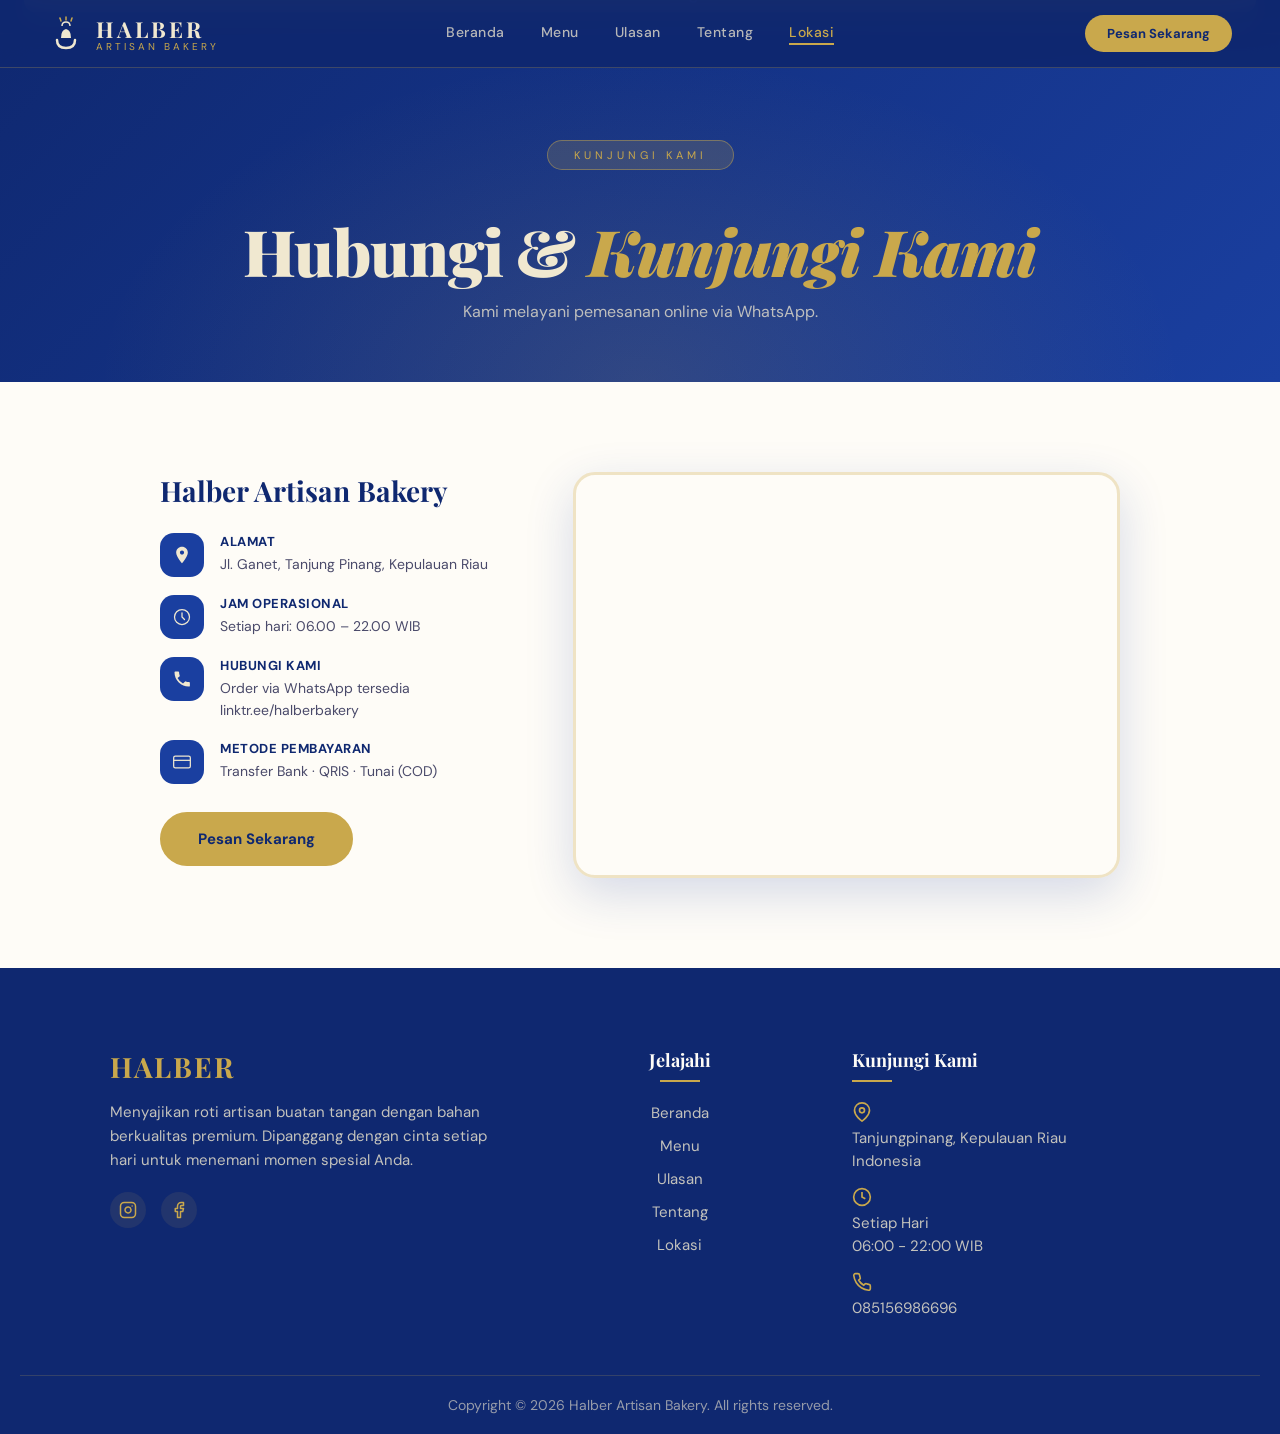
<file: halber-bakery/frontend/lokasi.html>
<!DOCTYPE html>
<html lang="id">
<head>
  <meta charset="UTF-8">
  <meta name="viewport" content="width=device-width, initial-scale=1.0">
  <title>Lokasi – Halber Artisan Bakery</title>
  <link href="https://fonts.googleapis.com/css2?family=Playfair+Display:ital,wght@0,400;0,600;0,700;0,900;1,700&family=DM+Sans:wght@300;400;500;600&display=swap" rel="stylesheet">
  <link rel="stylesheet" href="style.css">
</head>
<body>

<div class="page-transition" id="pageTransition"></div>

<!-- ===== NAVBAR ===== -->
<nav id="navbar" class="scrolled">
  <div class="nav-logo">
    <svg viewBox="0 0 36 36" fill="none" xmlns="http://www.w3.org/2000/svg">
      <path d="M9 24 Q9 32 18 32 Q27 32 27 24" stroke="#f0e8d0" stroke-width="2.5" fill="none" stroke-linecap="round"/>
      <path d="M13 22 Q13 14 18 13 Q23 14 23 22" fill="#f0e8d0"/>
      <path d="M14 10 Q14 6 18 6 Q22 6 22 10" stroke="#f0e8d0" stroke-width="1.5" fill="none"/>
      <line x1="13" y1="5" x2="12" y2="2" stroke="#c9a84c" stroke-width="1.5" stroke-linecap="round"/>
      <line x1="18" y1="4" x2="18" y2="1" stroke="#c9a84c" stroke-width="1.5" stroke-linecap="round"/>
      <line x1="23" y1="5" x2="24" y2="2" stroke="#c9a84c" stroke-width="1.5" stroke-linecap="round"/>
    </svg>
    <div>
      <div class="nav-logo-text"><a href="index.html">HALBER</a></div>
      <span class="nav-logo-sub">Artisan Bakery</span>
    </div>
  </div>
  <div class="nav-links">
    <a href="index.html">Beranda</a>
    <a href="menu.html">Menu</a>
    <a href="ulasan.php">Ulasan</a>
    <a href="tentang.html">Tentang</a>
    <a href="lokasi.html" class="active">Lokasi</a>
  </div>

    <div style="display: flex; align-items: center; gap: 15px; margin-left: auto;">
    <a href="menu.html" class="nav-order-btn" style="margin-left: 0;">Pesan Sekarang</a>
    
    <button class="hamburger" id="hamburger" onclick="toggleMobileMenu()">
      <span></span><span></span><span></span>
    </button>
  </div>
</nav>

<!-- Mobile Menu -->
<div class="mobile-menu" id="mobileMenu">
  <a href="index.html" onclick="toggleMobileMenu()">Beranda</a>
  <a href="menu.html" onclick="toggleMobileMenu()">Menu</a>
  <a href="ulasan.php" onclick="toggleMobileMenu()">Ulasan</a>
  <a href="tentang.html" onclick="toggleMobileMenu()">Tentang</a>
  <a href="lokasi.html" onclick="toggleMobileMenu()">Lokasi</a>
  <a href="menu.html" class="mobile-order-btn" onclick="toggleMobileMenu()">Pesan Sekarang</a>
</div>

<!-- ===== PAGE HEADER ===== -->
<div class="page-header">
  <div class="page-header-content">
    <div class="hero-badge">Kunjungi Kami</div>
    <h1 class="page-title">Hubungi &amp; <span>Kunjungi Kami</span></h1>
    <p>Kami melayani pemesanan online via WhatsApp.</p>
  </div>
</div>

<!-- ===== LOKASI ===== -->
<section class="section">
  <div class="lokasi-wrapper">
    <div class="lokasi-info">
      <h3>Halber Artisan Bakery</h3>
      <div class="lokasi-detail">
        <div class="lokasi-row">
          <div class="lokasi-icon">
            <svg viewBox="0 0 24 24" fill="none" width="20" height="20"><path d="M12 2C8.13 2 5 5.13 5 9c0 5.25 7 13 7 13s7-7.75 7-13c0-3.87-3.13-7-7-7zm0 9.5c-1.38 0-2.5-1.12-2.5-2.5s1.12-2.5 2.5-2.5 2.5 1.12 2.5 2.5-1.12 2.5-2.5 2.5z" fill="#f0e8d0"/></svg>
          </div>
          <div class="lokasi-text">
            <strong>Alamat</strong>
            <span>Jl. Ganet, Tanjung Pinang, Kepulauan Riau</span>
          </div>
        </div>
        <div class="lokasi-row">
          <div class="lokasi-icon">
            <svg viewBox="0 0 24 24" fill="none" width="20" height="20"><circle cx="12" cy="12" r="9" stroke="#f0e8d0" stroke-width="1.5"/><path d="M12 7v5l3 3" stroke="#f0e8d0" stroke-width="1.5" stroke-linecap="round"/></svg>
          </div>
          <div class="lokasi-text">
            <strong>Jam Operasional</strong>
            <span>Setiap hari: 06.00 – 22.00 WIB</span>
          </div>
        </div>
        <div class="lokasi-row">
          <div class="lokasi-icon">
            <svg viewBox="0 0 24 24" fill="none" width="20" height="20"><path d="M6.62 10.79a15.05 15.05 0 006.59 6.59l2.2-2.2a1 1 0 011.11-.27c1.22.49 2.55.76 3.93.76a1 1 0 011 1V20a1 1 0 01-1 1A17 17 0 013 4a1 1 0 011-1h3.5a1 1 0 011 1c0 1.38.27 2.71.76 3.93a1 1 0 01-.27 1.11l-2.37 1.75z" fill="#f0e8d0"/></svg>
          </div>
          <div class="lokasi-text">
            <strong>Hubungi Kami</strong>
            <span>Order via WhatsApp tersedia<br>linktr.ee/halberbakery</span>
          </div>
        </div>
        <div class="lokasi-row">
          <div class="lokasi-icon">
            <svg viewBox="0 0 24 24" fill="none" width="20" height="20"><rect x="2" y="5" width="20" height="14" rx="2" stroke="#f0e8d0" stroke-width="1.5"/><path d="M2 10h20" stroke="#f0e8d0" stroke-width="1.5"/></svg>
          </div>
          <div class="lokasi-text">
            <strong>Metode Pembayaran</strong>
            <span>Transfer Bank · QRIS · Tunai (COD)</span>
          </div>
        </div>
      </div>
      <a href="menu.html" class="btn-primary" style="display:inline-flex;margin-top:28px">Pesan Sekarang</a>
    </div>

    <div class="map-container">
      <iframe
        src="https://www.google.com/maps/embed?pb=!1m18!1m12!1m3!1d3989.2922194348907!2d104.5195746!3d0.9304656999999997!2m3!1f0!2f0!3f0!3m2!1i1024!2i768!4f13.1!3m3!1m2!1s0x31d96d0a3938d985%3A0x7a81a70fbbac5094!2sHalber%20Bakery!5e0!3m2!1sen!2sid!4v1778661014169!5m2!1sen!2sid"
        width="600"
        height="450"
        style="border:0;"
        allowfullscreen=""
        loading="lazy"
        referrerpolicy="no-referrer-when-downgrade">
      </iframe>
    </div>
  </div>
</section>

<!-- ===== FOOTER ===== -->
<footer class="footer-v1">
    <div class="footer-v1-container">
        <!-- Kolom 1: Brand -->
        <div class="footer-v1-brand">
            <div class="brand-name">HALBER</div>
            <p>Menyajikan roti artisan buatan tangan dengan bahan berkualitas premium. Dipanggang dengan cinta setiap hari untuk menemani momen spesial Anda.</p>
            <div class="footer-v1-social">
                <a href="https://www.instagram.com/halber.bakery?igsh=eXBrZzNwNzhwYWN6" aria-label="Instagram">
                    <svg viewBox="0 0 24 24" width="18" height="18" stroke="currentColor" stroke-width="2" fill="none" stroke-linecap="round" stroke-linejoin="round"><rect x="2" y="2" width="20" height="20" rx="5" ry="5"></rect><path d="M16 11.37A4 4 0 1 1 12.63 8 4 4 0 0 1 16 11.37z"></path><line x1="17.5" y1="6.5" x2="17.51" y2="6.5"></line></svg>
                </a>
                <a href="https://www.facebook.com" target="_blank" aria-label="Facebook">
                    <svg viewBox="0 0 24 24" width="18" height="18" stroke="currentColor" stroke-width="2" fill="none" stroke-linecap="round" stroke-linejoin="round"><path d="M18 2h-3a5 5 0 0 0-5 5v3H7v4h3v8h4v-8h3l1-4h-4V7a1 1 0 0 1 1-1h3z"></path></svg>
                </a>
            </div>
        </div>

        <!-- Kolom 2: Tautan Cepat -->
        <div class="footer-v1-col footer-col-middle">
            <h4>Jelajahi</h4>
            <ul class="footer-v1-links">
                <li><a href="index.html">Beranda</a></li>
                <li><a href="menu.html">Menu</a></li>
                <li><a href="ulasan.php">Ulasan</a></li>
                <li><a href="tentang.html">Tentang</a></li>
                <li><a href="lokasi.html">Lokasi</a></li>
            </ul>
        </div>

        <!-- Kolom 3: Kontak & Info -->
        <div class="footer-v1-col">
            <h4>Kunjungi Kami</h4>
            <div class="footer-v1-info">
                <svg viewBox="0 0 24 24"><path d="M21 10c0 7-9 13-9 13s-9-6-9-13a9 9 0 0 1 18 0z"></path><circle cx="12" cy="10" r="3"></circle></svg>
                <p>Tanjungpinang, Kepulauan Riau<br>Indonesia</p>
            </div>
            <div class="footer-v1-info">
                <svg viewBox="0 0 24 24"><circle cx="12" cy="12" r="10"></circle><polyline points="12 6 12 12 16 14"></polyline></svg>
                <p>Setiap Hari<br>06:00 - 22:00 WIB</p>
            </div>
            <div class="footer-v1-info">
                <svg viewBox="0 0 24 24"><path d="M22 16.92v3a2 2 0 0 1-2.18 2 19.79 19.79 0 0 1-8.63-3.07 19.5 19.5 0 0 1-6-6 19.79 19.79 0 0 1-3.07-8.67A2 2 0 0 1 4.11 2h3a2 2 0 0 1 2 1.72 12.84 12.84 0 0 0 .7 2.81 2 2 0 0 1-.45 2.11L8.09 9.91a16 16 0 0 0 6 6l1.27-1.27a2 2 0 0 1 2.11-.45 12.84 12.84 0 0 0 2.81.7A2 2 0 0 1 22 16.92z"></path></svg>
                <p>085156986696</p>
            </div>
        </div>
    </div>

    <div class="footer-v1-bottom">
        <p>Copyright &copy; 2026 Halber Artisan Bakery. All rights reserved.</p>
    </div>
</footer>


<script src="script.js"></script>
</body>
</html>
</file>
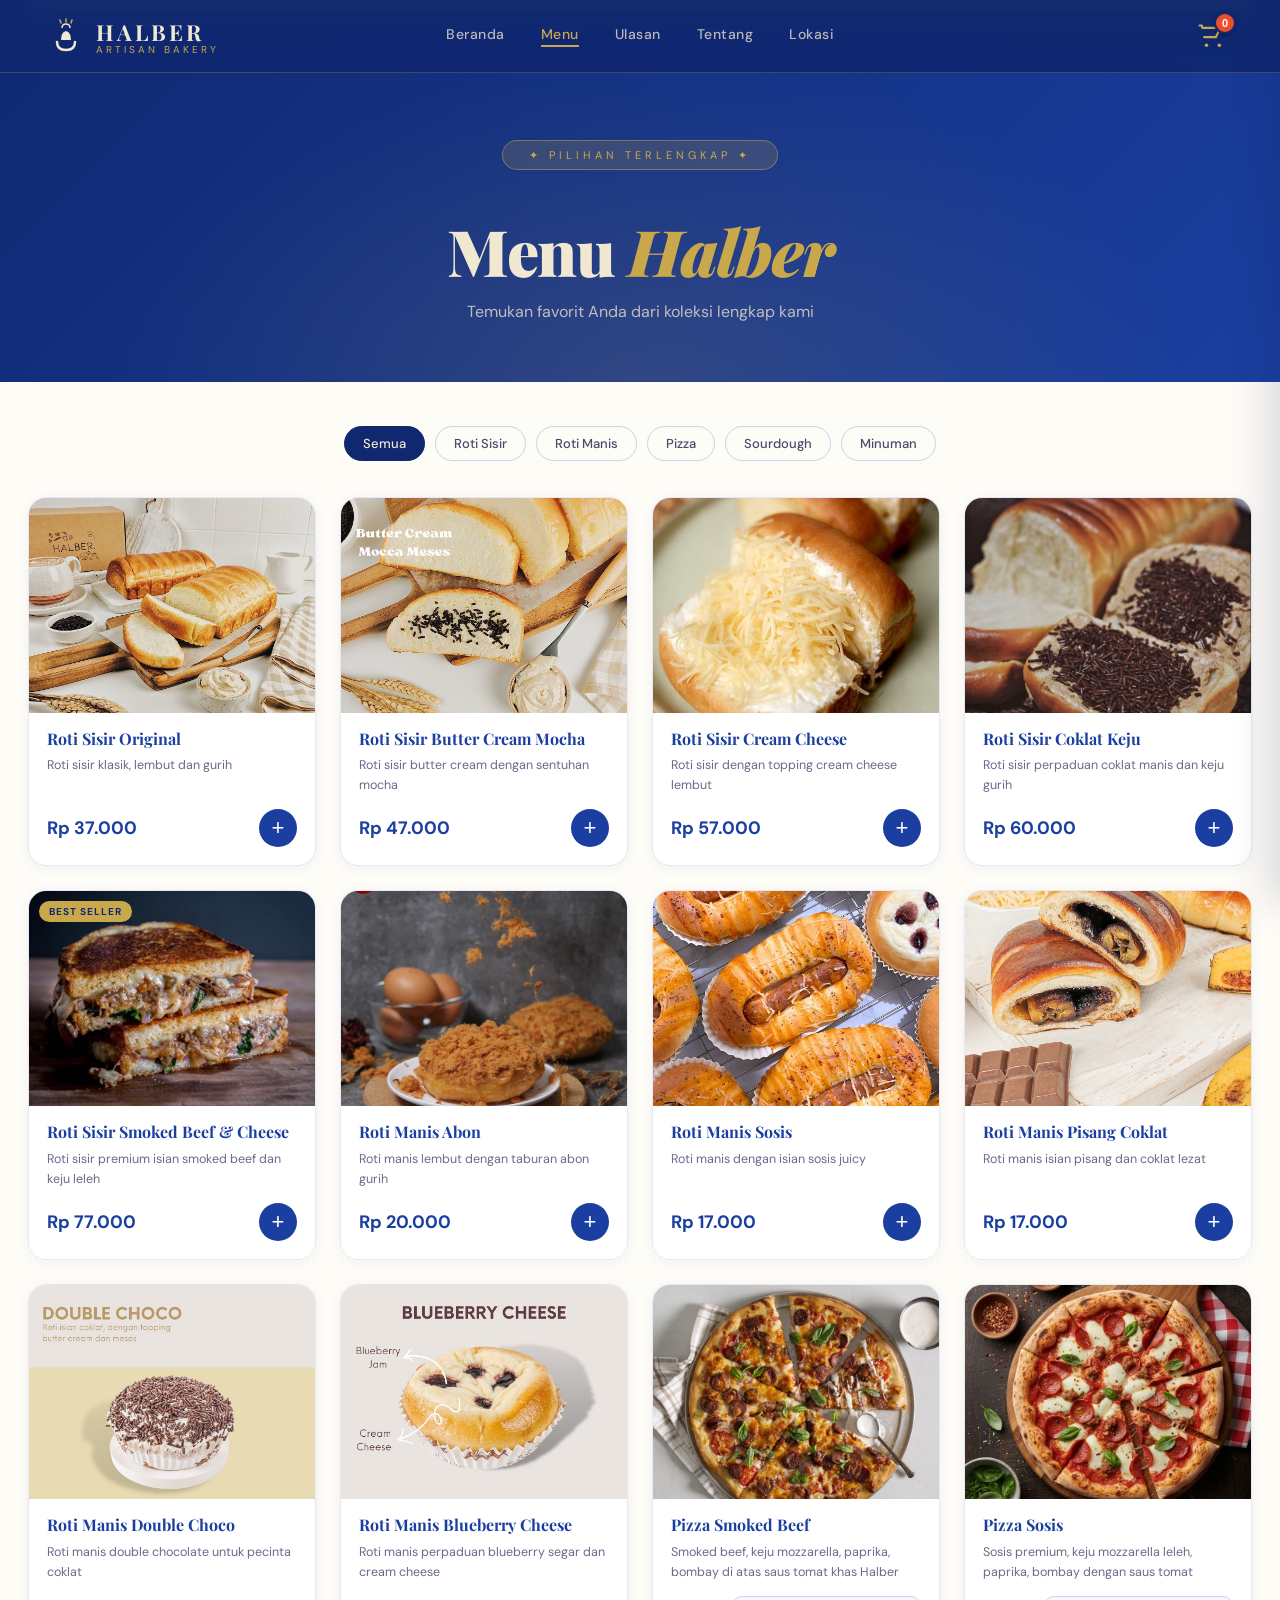
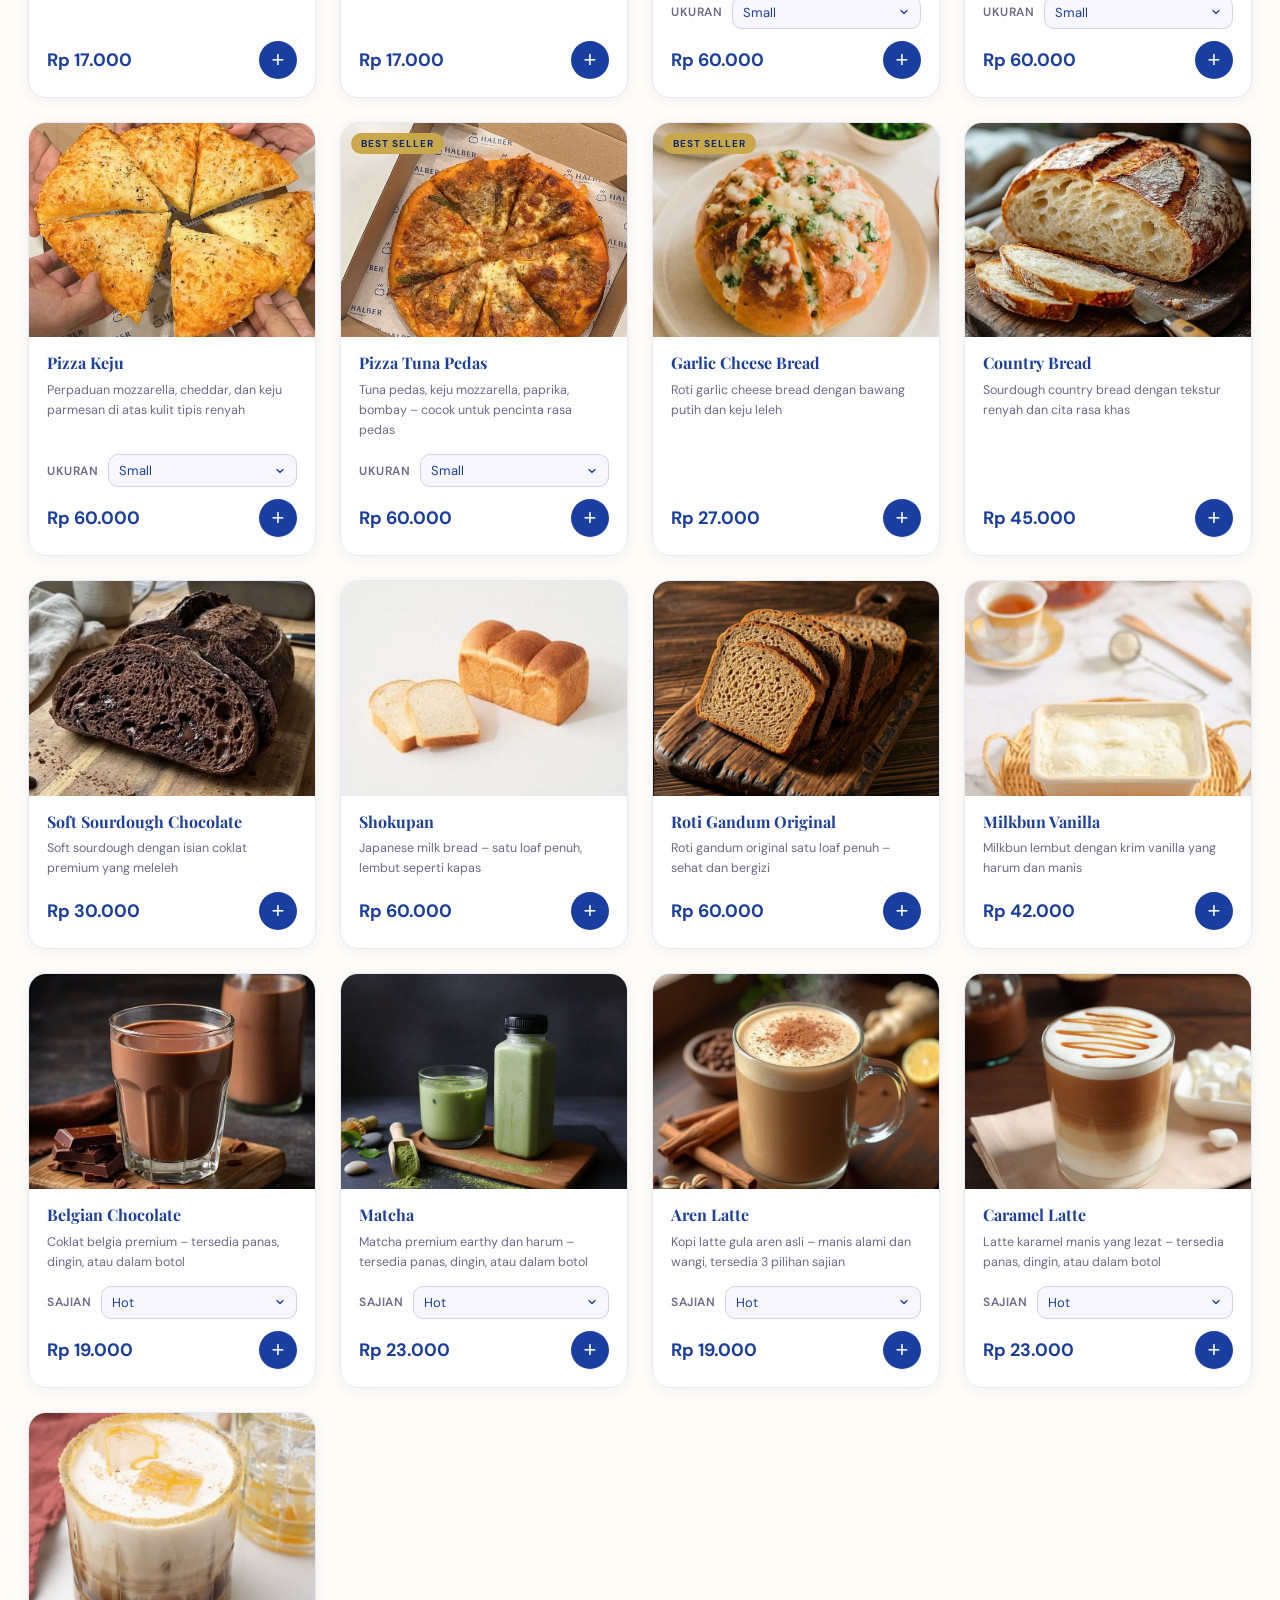
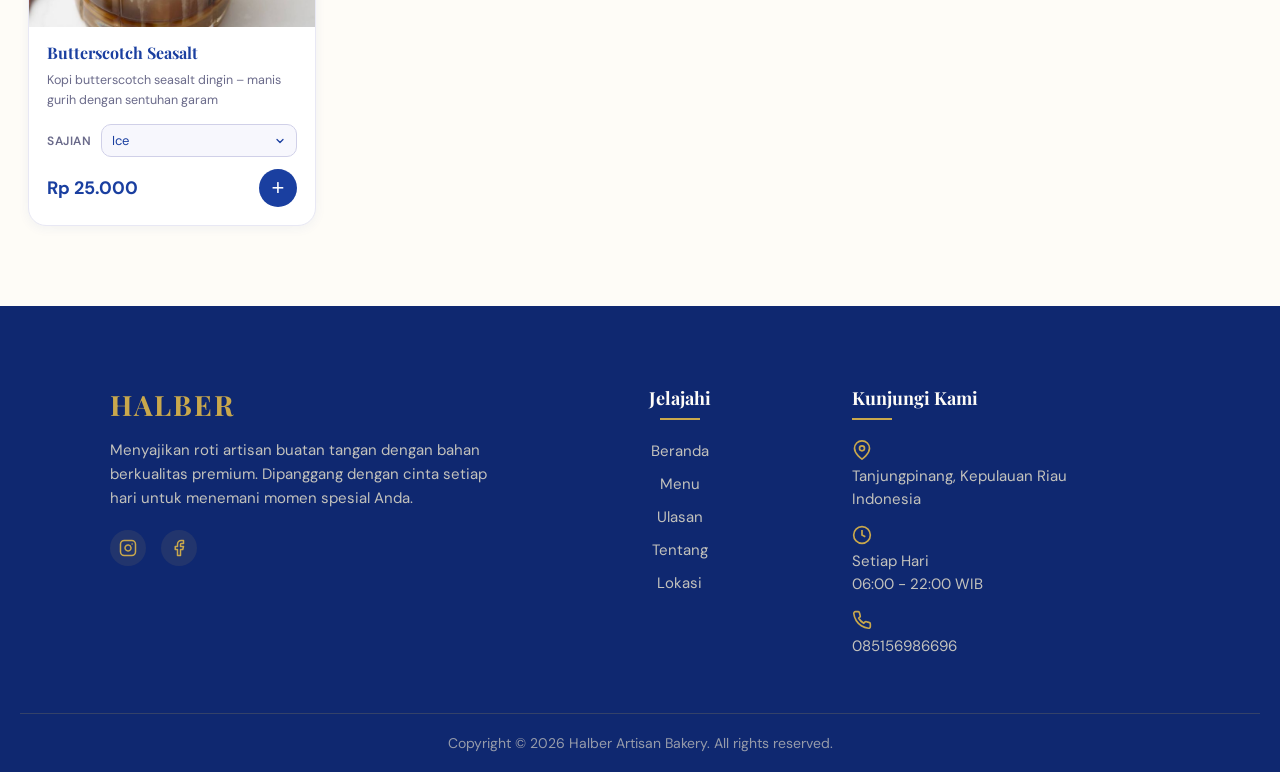
<file: halber-bakery/frontend/menu.html>
<!DOCTYPE html>
<html lang="id">
<head>
  <meta charset="UTF-8">
  <meta name="viewport" content="width=device-width, initial-scale=1.0">
  <title>Menu – Halber Artisan Bakery</title>
  <link href="https://fonts.googleapis.com/css2?family=Playfair+Display:ital,wght@0,700;0,900;1,700&family=DM+Sans:wght@300;400;500;600&display=swap" rel="stylesheet">
  <link rel="stylesheet" href="style.css">
</head>
<body>

  <!-- PAGE TRANSITION -->
  <div class="page-transition" id="pageTransition"></div>

  <!-- NAVBAR -->
  <nav id="navbar" class="scrolled">
    <div class="nav-logo">
      <svg viewBox="0 0 36 36" fill="none" xmlns="http://www.w3.org/2000/svg">
        <path d="M9 24 Q9 32 18 32 Q27 32 27 24" stroke="#f0e8d0" stroke-width="2.5" fill="none" stroke-linecap="round"/>
        <path d="M13 22 Q13 14 18 13 Q23 14 23 22" fill="#f0e8d0"/>
        <path d="M14 10 Q14 6 18 6 Q22 6 22 10" stroke="#f0e8d0" stroke-width="1.5" fill="none"/>
        <line x1="13" y1="5" x2="12" y2="2" stroke="#c9a84c" stroke-width="1.5" stroke-linecap="round"/>
        <line x1="18" y1="4" x2="18" y2="1" stroke="#c9a84c" stroke-width="1.5" stroke-linecap="round"/>
        <line x1="23" y1="5" x2="24" y2="2" stroke="#c9a84c" stroke-width="1.5" stroke-linecap="round"/>
      </svg>
      <div>
        <div class="nav-logo-text"><a href="index.html">HALBER</a></div>
        <span class="nav-logo-sub">Artisan Bakery</span>
      </div>
    </div>

    <div class="nav-links">
      <a href="index.html">Beranda</a>
      <a href="menu.html" class="active">Menu</a>
      <a href="ulasan.php">Ulasan</a>
      <a href="tentang.html">Tentang</a>
      <a href="lokasi.html">Lokasi</a>
    </div>

    <div style="display: flex; align-items: center; margin-left: auto; gap: 15px;">
      <div class="hb-nav-right">
        <button class="hb-cart-btn" id="hbNavCartBtn" onclick="openCartV4()" title="Keranjang">
          <svg class="hb-cart-icon" viewBox="0 0 24 24" fill="none" stroke="currentColor" stroke-width="1.8" stroke-linecap="round" stroke-linejoin="round">
            <path d="M3 3h2l.4 2M7 13h10l4-8H5.4"/>
            <circle cx="9" cy="20" r="1.5" fill="currentColor" stroke="none"/>
            <circle cx="20" cy="20" r="1.5" fill="currentColor" stroke="none"/>
          </svg>
          <span class="hb-cart-badge" id="hbCartBadge">0</span>
        </button>
        <button class="hb-cart-exit-btn" id="hbNavExitBtn" onclick="closeCartV4()" style="display:none;">
          <svg width="15" height="15" viewBox="0 0 24 24" fill="none" stroke="currentColor" stroke-width="2.5" stroke-linecap="round" stroke-linejoin="round">
            <line x1="18" y1="6" x2="6" y2="18"/><line x1="6" y1="6" x2="18" y2="18"/>
          </svg>
          Tutup Keranjang
        </button>
      </div>

      <button class="hamburger" id="hamburger" onclick="toggleMobileMenu()">
        <span></span><span></span><span></span>
      </button>
    </div>
  </nav>

  <!-- MOBILE NAV DRAWER -->
  <div class="mobile-menu" id="mobileMenu">
    <a href="index.html" onclick="toggleMobileMenu()">Beranda</a>
    <a href="menu.html" onclick="toggleMobileMenu()">Menu</a>
    <a href="ulasan.php" onclick="toggleMobileMenu()">Ulasan</a>
    <a href="tentang.html" onclick="toggleMobileMenu()">Tentang</a>
    <a href="lokasi.html" onclick="toggleMobileMenu()">Lokasi</a>
    <a href="menu.html" class="mobile-order-btn" onclick="toggleMobileMenu()">Pesan Sekarang</a>
    <button class="mobile-cart-exit-btn" id="mobileExitBtn" onclick="toggleMobileMenu(); closeCartV4();" style="display:none;">
      <svg width="14" height="14" viewBox="0 0 24 24" fill="none" stroke="currentColor" stroke-width="2.5" stroke-linecap="round" stroke-linejoin="round">
        <line x1="18" y1="6" x2="6" y2="18"/><line x1="6" y1="6" x2="18" y2="18"/>
      </svg>
      Tutup Keranjang
    </button>
  </div>

  <!-- PAGE HEADER -->
  <div class="page-header">
    <div class="page-header-content">
    <div class="hero-badge">✦ Pilihan Terlengkap ✦</div>
    <h1 class="page-title">Menu <span>Halber</span></h1>
    <p>Temukan favorit Anda dari koleksi lengkap kami</p>
    </div>
  </div>

  <!-- MENU SECTION -->
  <div class="hb-menu-section">
    <div class="hb-filter-wrap" id="hbFilterWrap"></div>
    <div class="hb-menu-grid" id="hbMenuGrid"></div>
  </div>

  <!-- FOOTER -->
  <footer class="footer-v1">
      <div class="footer-v1-container">
          <!-- Kolom 1: Brand -->
          <div class="footer-v1-brand">
              <div class="brand-name">HALBER</div>
              <p>Menyajikan roti artisan buatan tangan dengan bahan berkualitas premium. Dipanggang dengan cinta setiap hari untuk menemani momen spesial Anda.</p>
              <div class="footer-v1-social">
                  <a href="https://www.instagram.com/halber.bakery?igsh=eXBrZzNwNzhwYWN6" aria-label="Instagram">
                      <svg viewBox="0 0 24 24" width="18" height="18" stroke="currentColor" stroke-width="2" fill="none" stroke-linecap="round" stroke-linejoin="round"><rect x="2" y="2" width="20" height="20" rx="5" ry="5"></rect><path d="M16 11.37A4 4 0 1 1 12.63 8 4 4 0 0 1 16 11.37z"></path><line x1="17.5" y1="6.5" x2="17.51" y2="6.5"></line></svg>
                  </a>
                  <a href="https://www.facebook.com" target="_blank" aria-label="Facebook">
                    <svg viewBox="0 0 24 24" width="18" height="18" stroke="currentColor" stroke-width="2" fill="none" stroke-linecap="round" stroke-linejoin="round"><path d="M18 2h-3a5 5 0 0 0-5 5v3H7v4h3v8h4v-8h3l1-4h-4V7a1 1 0 0 1 1-1h3z"></path></svg>
                  </a>
              </div>
          </div>

          <!-- Kolom 2: Tautan Cepat -->
          <div class="footer-v1-col footer-col-middle">
              <h4>Jelajahi</h4>
              <ul class="footer-v1-links">
                  <li><a href="index.html">Beranda</a></li>
                  <li><a href="menu.html">Menu</a></li>
                  <li><a href="ulasan.php">Ulasan</a></li>
                  <li><a href="tentang.html">Tentang</a></li>
                  <li><a href="lokasi.html">Lokasi</a></li>
              </ul>
          </div>

          <!-- Kolom 3: Kontak & Info -->
          <div class="footer-v1-col">
              <h4>Kunjungi Kami</h4>
              <div class="footer-v1-info">
                  <svg viewBox="0 0 24 24"><path d="M21 10c0 7-9 13-9 13s-9-6-9-13a9 9 0 0 1 18 0z"></path><circle cx="12" cy="10" r="3"></circle></svg>
                  <p>Tanjungpinang, Kepulauan Riau<br>Indonesia</p>
              </div>
              <div class="footer-v1-info">
                  <svg viewBox="0 0 24 24"><circle cx="12" cy="12" r="10"></circle><polyline points="12 6 12 12 16 14"></polyline></svg>
                  <p>Setiap Hari<br>06:00 - 22:00 WIB</p>
              </div>
              <div class="footer-v1-info">
                  <svg viewBox="0 0 24 24"><path d="M22 16.92v3a2 2 0 0 1-2.18 2 19.79 19.79 0 0 1-8.63-3.07 19.5 19.5 0 0 1-6-6 19.79 19.79 0 0 1-3.07-8.67A2 2 0 0 1 4.11 2h3a2 2 0 0 1 2 1.72 12.84 12.84 0 0 0 .7 2.81 2 2 0 0 1-.45 2.11L8.09 9.91a16 16 0 0 0 6 6l1.27-1.27a2 2 0 0 1 2.11-.45 12.84 12.84 0 0 0 2.81.7A2 2 0 0 1 22 16.92z"></path></svg>
                  <p>085156986696</p>
              </div>
          </div>
      </div>

      <div class="footer-v1-bottom">
          <p>Copyright &copy; 2026 Halber Artisan Bakery. All rights reserved.</p>
      </div>
  </footer>

  <!-- CART OVERLAY -->
  <div class="hb-cart-overlay" id="hbCartOverlay" onclick="closeCartV4()"></div>

  <!-- CART PANEL -->
  <div class="hb-cart-panel" id="hbCartPanel">
    <div class="hb-cart-panel-header">
      <h3>Keranjang Belanja</h3>
      <button class="hb-cart-close" onclick="closeCartV4()">✕</button>
    </div>

    <div class="hb-cart-body" id="hbCartItems">
      <div class="hb-cart-empty">Keranjang belanja Anda masih kosong.</div>
    </div>

    <div class="hb-cart-footer">
      <div class="hb-cart-total">
        <span>Total</span>
        <strong id="hbCartTotal">Rp 0</strong>
      </div>

      <div class="hb-order-form">
        <input  class="hb-form-input"    id="hbInputNama"    type="text"  placeholder="Nama Anda *" />
        <input  class="hb-form-input"    id="hbInputHp"      type="tel"   placeholder="Nomor WhatsApp * (cth: 08123...)" />
        <textarea class="hb-form-textarea" id="hbInputCatatan" rows="3"   placeholder="Catatan tambahan (opsional)"></textarea>
      </div>

      <div class="hb-payment-section">
        <div class="hb-payment-label">💳 Metode Pembayaran</div>
        <div class="hb-payment-grid" id="hbPaymentGrid"></div>
      </div>

      <button class="hb-checkout-btn" id="hbCheckoutBtn" onclick="checkoutWhatsAppV4()">
        <svg width="18" height="18" viewBox="0 0 24 24" fill="currentColor">
          <path d="M17.472 14.382c-.297-.149-1.758-.867-2.03-.967-.273-.099-.471-.148-.67.15-.197.297-.767.966-.94 1.164-.173.199-.347.223-.644.075-.297-.15-1.255-.463-2.39-1.475-.883-.788-1.48-1.761-1.653-2.059-.173-.297-.018-.458.13-.606.134-.133.298-.347.446-.52.149-.174.198-.298.298-.497.099-.198.05-.371-.025-.52-.075-.149-.669-1.612-.916-2.207-.242-.579-.487-.5-.669-.51-.173-.008-.371-.01-.57-.01-.198 0-.52.074-.792.372-.272.297-1.04 1.016-1.04 2.479 0 1.462 1.065 2.875 1.213 3.074.149.198 2.096 3.2 5.077 4.487.709.306 1.262.489 1.694.625.712.227 1.36.195 1.871.118.571-.085 1.758-.719 2.006-1.413.248-.694.248-1.289.173-1.413-.074-.124-.272-.198-.57-.347z"/>
        </svg>
        Pesan via WhatsApp
      </button>
    </div>
  </div>

  <!-- TOAST -->
  <div class="hb-toast" id="hbToast"></div>

  <script src="script.js"></script>
</body>
</html>
</file>
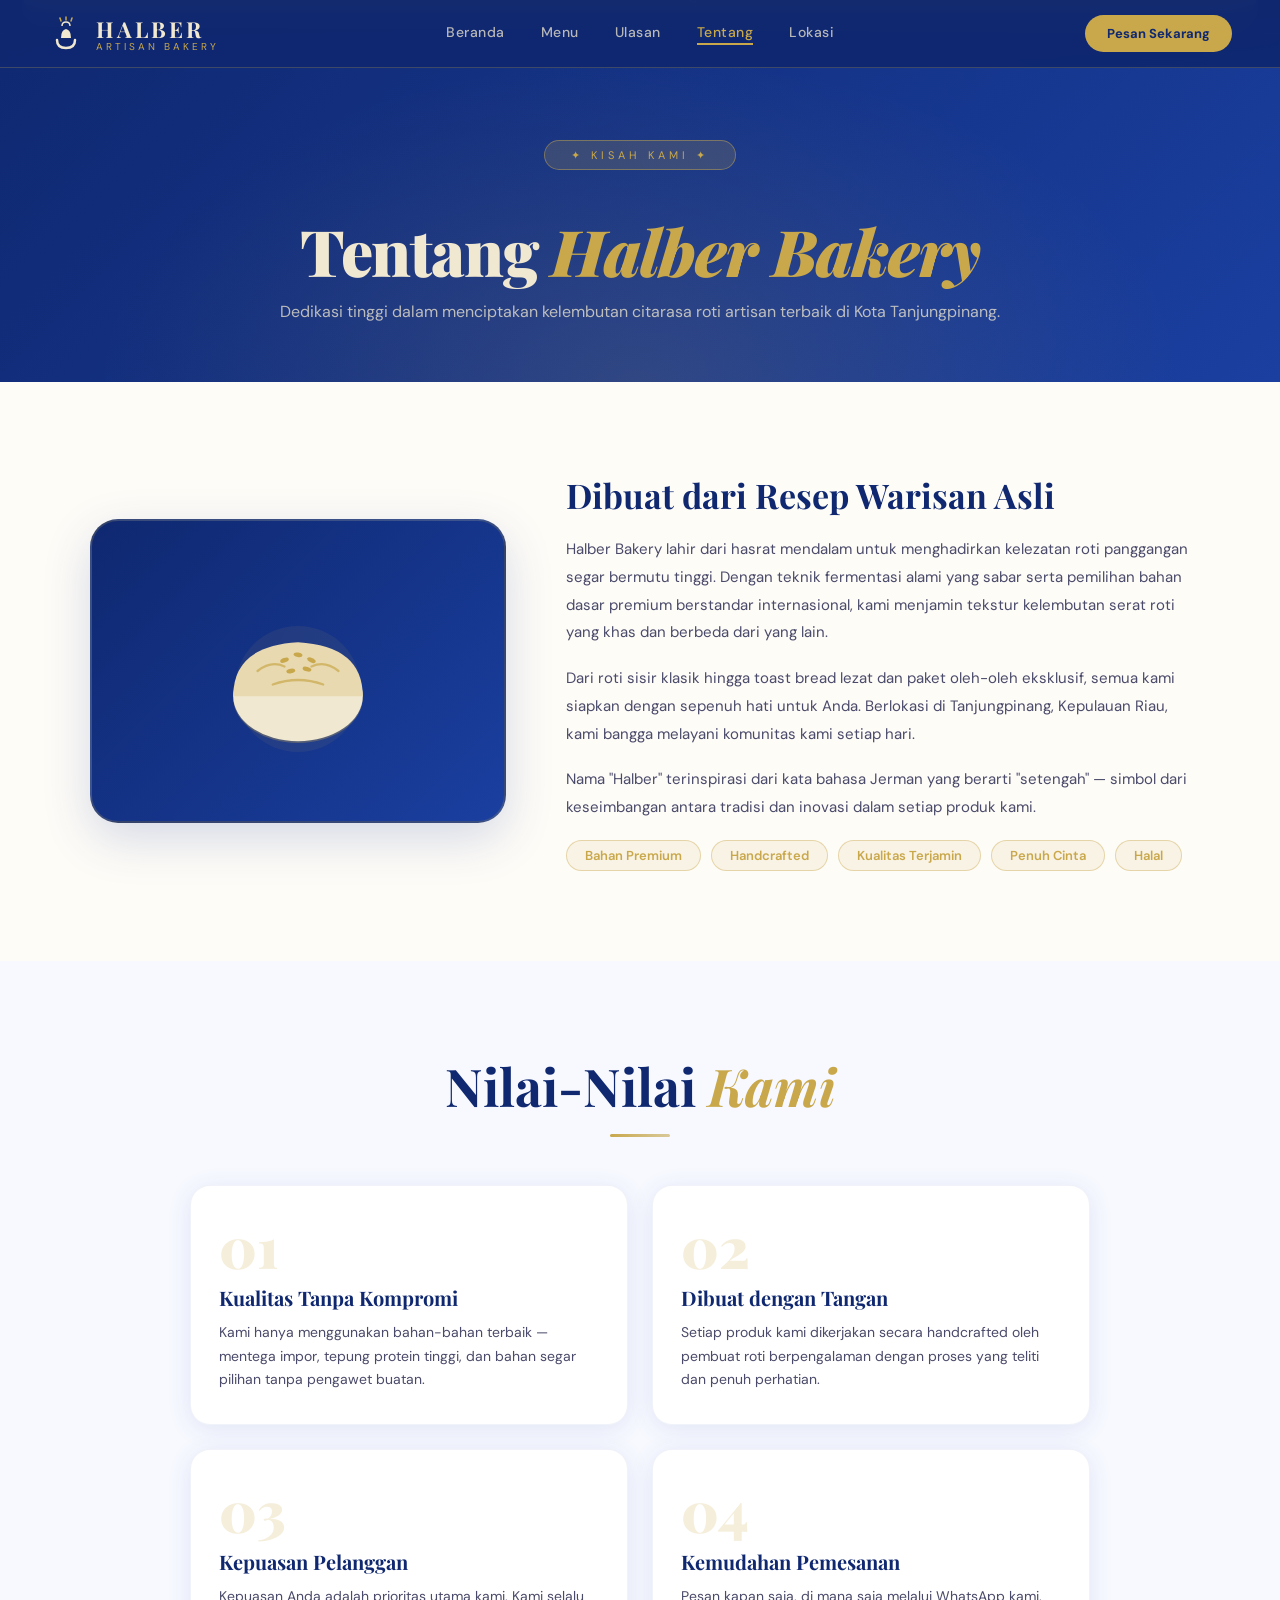
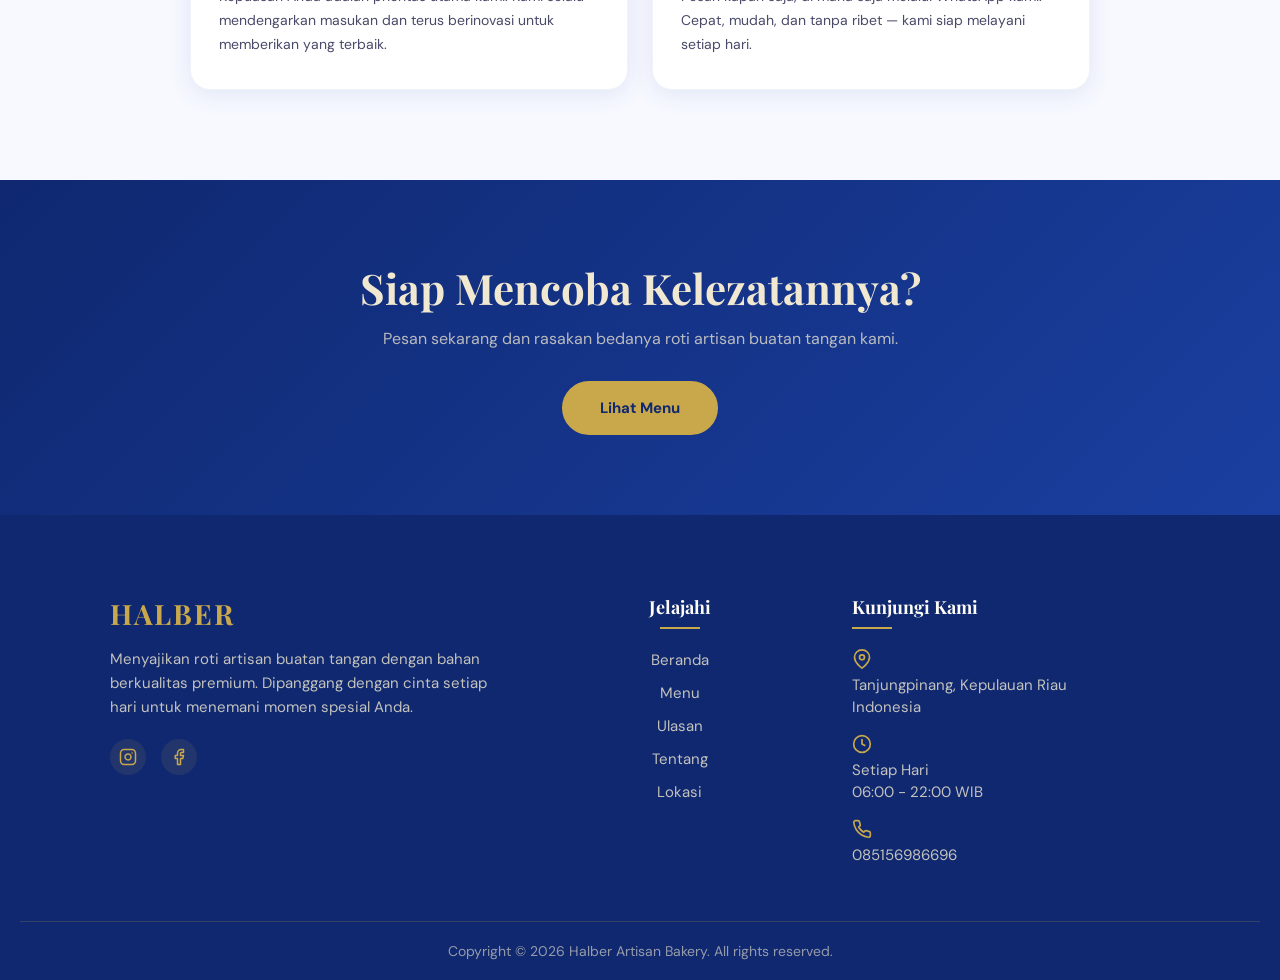
<file: halber-bakery/frontend/tentang.html>
<!DOCTYPE html>
<html lang="id">
<head>
  <meta charset="UTF-8">
  <meta name="viewport" content="width=device-width, initial-scale=1.0">
  <title>Tentang Kami – Halber Artisan Bakery</title>
  <link href="https://fonts.googleapis.com/css2?family=Playfair+Display:ital,wght@0,400;0,600;0,700;0,900;1,700&family=DM+Sans:wght@300;400;500;600&display=swap" rel="stylesheet">
  <link rel="stylesheet" href="style.css">
</head>
<body>

<div class="page-transition" id="pageTransition"></div>

<!-- ===== NAVBAR ===== -->
<nav id="navbar" class="scrolled">
  <div class="nav-logo">
    <svg viewBox="0 0 36 36" fill="none" xmlns="http://www.w3.org/2000/svg">
      <path d="M9 24 Q9 32 18 32 Q27 32 27 24" stroke="#f0e8d0" stroke-width="2.5" fill="none" stroke-linecap="round"/>
      <path d="M13 22 Q13 14 18 13 Q23 14 23 22" fill="#f0e8d0"/>
      <path d="M14 10 Q14 6 18 6 Q22 6 22 10" stroke="#f0e8d0" stroke-width="1.5" fill="none"/>
      <line x1="13" y1="5" x2="12" y2="2" stroke="#c9a84c" stroke-width="1.5" stroke-linecap="round"/>
      <line x1="18" y1="4" x2="18" y2="1" stroke="#c9a84c" stroke-width="1.5" stroke-linecap="round"/>
      <line x1="23" y1="5" x2="24" y2="2" stroke="#c9a84c" stroke-width="1.5" stroke-linecap="round"/>
    </svg>
    <div>
      <div class="nav-logo-text"><a href="index.html">HALBER</a></div>
      <span class="nav-logo-sub">Artisan Bakery</span>
    </div>
  </div>
  <div class="nav-links">
    <a href="index.html">Beranda</a>
    <a href="menu.html">Menu</a>
    <a href="ulasan.php">Ulasan</a>
    <a href="tentang.html" class="active">Tentang</a>
    <a href="lokasi.html">Lokasi</a>
  </div>

  <div style="display: flex; align-items: center; gap: 15px; margin-left: auto;">
    <a href="menu.html" class="nav-order-btn" style="margin-left: 0;">Pesan Sekarang</a>
    
    <button class="hamburger" id="hamburger" onclick="toggleMobileMenu()">
      <span></span><span></span><span></span>
    </button>
  </div>
</nav>

<!-- Mobile Menu -->
<div class="mobile-menu" id="mobileMenu">
  <a href="index.html" onclick="toggleMobileMenu()">Beranda</a>
  <a href="menu.html" onclick="toggleMobileMenu()">Menu</a>
  <a href="ulasan.php" onclick="toggleMobileMenu()">Ulasan</a>
  <a href="tentang.html" onclick="toggleMobileMenu()">Tentang</a>
  <a href="lokasi.html" onclick="toggleMobileMenu()">Lokasi</a>
  <a href="menu.html" class="mobile-order-btn" onclick="toggleMobileMenu()">Pesan Sekarang</a>
</div>

<!-- ===== PAGE HEADER ===== -->
<div class="page-header">
  <div class="page-header-content">
    <div class="hero-badge">✦ Kisah Kami ✦</div>
    <h1 class="page-title">Tentang <span>Halber Bakery</span></h1>
    <p>Dedikasi tinggi dalam menciptakan kelembutan citarasa roti artisan terbaik di Kota Tanjungpinang.</p>
  </div>
</div>

<!-- ===== ABOUT MAIN ===== -->
<section class="section">
  <div class="about-grid">
    <div class="about-logo-wrap">
      <svg viewBox="0 0 200 200" fill="none" xmlns="http://www.w3.org/2000/svg" class="about-bread-svg">
        <circle cx="100" cy="120" r="70" fill="rgba(201,168,76,0.08)"/>
        <ellipse cx="100" cy="130" rx="72" ry="50" fill="#c9a84c" opacity="0.3"/>
        <ellipse cx="100" cy="128" rx="72" ry="50" fill="#f0e8d0"/>
        <path d="M28 128 Q28 72 100 68 Q172 72 172 128" fill="#e8d9b0"/>
        <path d="M55 100 Q70 88 85 95" stroke="#c9a84c" stroke-width="2.5" stroke-linecap="round" fill="none" opacity="0.7"/>
        <path d="M115 95 Q130 88 145 100" stroke="#c9a84c" stroke-width="2.5" stroke-linecap="round" fill="none" opacity="0.7"/>
        <path d="M72 115 Q100 105 128 115" stroke="#c9a84c" stroke-width="2.5" stroke-linecap="round" fill="none" opacity="0.7"/>
        <ellipse cx="85" cy="88" rx="5" ry="2.5" fill="#c9a84c" transform="rotate(-20 85 88)"/>
        <ellipse cx="100" cy="82" rx="5" ry="2.5" fill="#c9a84c" transform="rotate(10 100 82)"/>
        <ellipse cx="115" cy="88" rx="5" ry="2.5" fill="#c9a84c" transform="rotate(25 115 88)"/>
        <ellipse cx="92" cy="100" rx="5" ry="2.5" fill="#c9a84c" transform="rotate(-10 92 100)"/>
        <ellipse cx="110" cy="98" rx="5" ry="2.5" fill="#c9a84c" transform="rotate(15 110 98)"/>
      </svg>
    </div>
    <div class="about-text">
      <h3>Dibuat dari Resep Warisan Asli</h3>
      <p>Halber Bakery lahir dari hasrat mendalam untuk menghadirkan kelezatan roti panggangan segar bermutu tinggi. Dengan teknik fermentasi alami yang sabar serta pemilihan bahan dasar premium berstandar internasional, kami menjamin tekstur kelembutan serat roti yang khas dan berbeda dari yang lain.</p>
      <p>Dari roti sisir klasik hingga toast bread lezat dan paket oleh-oleh eksklusif, semua kami siapkan dengan sepenuh hati untuk Anda. Berlokasi di Tanjungpinang, Kepulauan Riau, kami bangga melayani komunitas kami setiap hari.</p>
      <p>Nama "Halber" terinspirasi dari kata bahasa Jerman yang berarti "setengah" — simbol dari keseimbangan antara tradisi dan inovasi dalam setiap produk kami.</p>
      <div class="about-pills">
        <span class="pill">Bahan Premium</span>
        <span class="pill">Handcrafted</span>
        <span class="pill">Kualitas Terjamin</span>
        <span class="pill">Penuh Cinta</span>
        <span class="pill">Halal</span>
      </div>
    </div>
  </div>
</section>

<!-- ===== VALUES ===== -->
<section class="section values-section">
  <h2 class="section-title">Nilai-Nilai <span>Kami</span></h2>
  <div class="divider"></div>
  <div class="values-grid">
    <div class="value-card">
      <div class="value-num">01</div>
      <h3>Kualitas Tanpa Kompromi</h3>
      <p>Kami hanya menggunakan bahan-bahan terbaik — mentega impor, tepung protein tinggi, dan bahan segar pilihan tanpa pengawet buatan.</p>
    </div>
    <div class="value-card">
      <div class="value-num">02</div>
      <h3>Dibuat dengan Tangan</h3>
      <p>Setiap produk kami dikerjakan secara handcrafted oleh pembuat roti berpengalaman dengan proses yang teliti dan penuh perhatian.</p>
    </div>
    <div class="value-card">
      <div class="value-num">03</div>
      <h3>Kepuasan Pelanggan</h3>
      <p>Kepuasan Anda adalah prioritas utama kami. Kami selalu mendengarkan masukan dan terus berinovasi untuk memberikan yang terbaik.</p>
    </div>
    <div class="value-card">
      <div class="value-num">04</div>
      <h3>Kemudahan Pemesanan</h3>
      <p>Pesan kapan saja, di mana saja melalui WhatsApp kami. Cepat, mudah, dan tanpa ribet — kami siap melayani setiap hari.</p>
    </div>
  </div>
</section>

<!-- ===== CTA ===== -->
<section class="cta-section">
  <div class="cta-inner">
    <h2>Siap Mencoba Kelezatannya?</h2>
    <p>Pesan sekarang dan rasakan bedanya roti artisan buatan tangan kami.</p>
    <a href="menu.html" class="btn-primary">Lihat Menu</a>
  </div>
</section>

<!-- ===== FOOTER ===== -->
<footer class="footer-v1">
    <div class="footer-v1-container">
        <!-- Kolom 1: Brand -->
        <div class="footer-v1-brand">
            <div class="brand-name">HALBER</div>
            <p>Menyajikan roti artisan buatan tangan dengan bahan berkualitas premium. Dipanggang dengan cinta setiap hari untuk menemani momen spesial Anda.</p>
            <div class="footer-v1-social">
                <a href="https://www.instagram.com/halber.bakery?igsh=eXBrZzNwNzhwYWN6" aria-label="Instagram">
                    <svg viewBox="0 0 24 24" width="18" height="18" stroke="currentColor" stroke-width="2" fill="none" stroke-linecap="round" stroke-linejoin="round"><rect x="2" y="2" width="20" height="20" rx="5" ry="5"></rect><path d="M16 11.37A4 4 0 1 1 12.63 8 4 4 0 0 1 16 11.37z"></path><line x1="17.5" y1="6.5" x2="17.51" y2="6.5"></line></svg>
                </a>
                <a href="https://www.facebook.com" target="_blank" aria-label="Facebook">
                    <svg viewBox="0 0 24 24" width="18" height="18" stroke="currentColor" stroke-width="2" fill="none" stroke-linecap="round" stroke-linejoin="round"><path d="M18 2h-3a5 5 0 0 0-5 5v3H7v4h3v8h4v-8h3l1-4h-4V7a1 1 0 0 1 1-1h3z"></path></svg>
                </a>
            </div>
        </div>

        <!-- Kolom 2: Tautan Cepat -->
        <div class="footer-v1-col footer-col-middle">
            <h4>Jelajahi</h4>
            <ul class="footer-v1-links">
                <li><a href="index.html">Beranda</a></li>
                <li><a href="menu.html">Menu</a></li>
                <li><a href="ulasan.php">Ulasan</a></li>
                <li><a href="tentang.html">Tentang</a></li>
                <li><a href="lokasi.html">Lokasi</a></li>
            </ul>
        </div>

        <!-- Kolom 3: Kontak & Info -->
        <div class="footer-v1-col">
            <h4>Kunjungi Kami</h4>
            <div class="footer-v1-info">
                <svg viewBox="0 0 24 24"><path d="M21 10c0 7-9 13-9 13s-9-6-9-13a9 9 0 0 1 18 0z"></path><circle cx="12" cy="10" r="3"></circle></svg>
                <p>Tanjungpinang, Kepulauan Riau<br>Indonesia</p>
            </div>
            <div class="footer-v1-info">
                <svg viewBox="0 0 24 24"><circle cx="12" cy="12" r="10"></circle><polyline points="12 6 12 12 16 14"></polyline></svg>
                <p>Setiap Hari<br>06:00 - 22:00 WIB</p>
            </div>
            <div class="footer-v1-info">
                <svg viewBox="0 0 24 24"><path d="M22 16.92v3a2 2 0 0 1-2.18 2 19.79 19.79 0 0 1-8.63-3.07 19.5 19.5 0 0 1-6-6 19.79 19.79 0 0 1-3.07-8.67A2 2 0 0 1 4.11 2h3a2 2 0 0 1 2 1.72 12.84 12.84 0 0 0 .7 2.81 2 2 0 0 1-.45 2.11L8.09 9.91a16 16 0 0 0 6 6l1.27-1.27a2 2 0 0 1 2.11-.45 12.84 12.84 0 0 0 2.81.7A2 2 0 0 1 22 16.92z"></path></svg>
                <p>085156986696</p>
            </div>
        </div>
    </div>

    <div class="footer-v1-bottom">
        <p>Copyright &copy; 2026 Halber Artisan Bakery. All rights reserved.</p>
    </div>
</footer>

<script src="script.js"></script>
</body>
</html>
</file>
<file: halber-bakery/frontend/style.css>
/* ============================================================
   VARIABLES & RESET
   ============================================================ */
:root {
  --blue:       #1a3fa0;
  --blue-dark:  #0f2870;
  --blue-light: #2952c8;
  --cream:      #f0e8d0;
  --cream-dark: #d9c99a;
  --gold:       #c9a84c;
  --gold-light: #e8c96a;
  --white:      #fefcf7;
  --text-dark:  #1a1a2e;
  --text-mid:   #4a4a6a;
  --shadow:     0 4px 24px rgba(26, 63, 160, 0.10);
  --shadow-lg:  0 16px 48px rgba(26, 63, 160, 0.18);
}

* {
  margin: 0;
  padding: 0;
  box-sizing: border-box;
}

body {
  font-family: 'DM Sans', sans-serif;
  background: var(--white);
  color: var(--text-dark);
  overflow-x: hidden;
}

::-webkit-scrollbar       { width: 6px; }
::-webkit-scrollbar-track { background: #f0f0f0; }
::-webkit-scrollbar-thumb { background: var(--blue); border-radius: 3px; }

/* ============================================================
   NAVBAR
   ============================================================ */
nav {
  position: fixed;
  top: 0;
  width: 100%;
  z-index: 1000;
  background: rgba(15, 40, 112, 0.97);
  backdrop-filter: blur(14px);
  padding: 14px 48px;
  display: flex;
  align-items: center;
  justify-content: space-between;
  border-bottom: 1px solid rgba(201, 168, 76, 0.25);
  transition: all 0.3s;
}
nav.scrolled {
  background: rgba(10, 28, 80, 0.99);
  box-shadow: 0 4px 24px rgba(0, 0, 0, 0.25);
}

.nav-logo {
  display: flex;
  align-items: center;
  gap: 12px;
  cursor: pointer;
}
.nav-logo svg { width: 36px; height: 36px; }

.nav-logo-text {
  font-family: 'Playfair Display', serif;
  color: var(--cream);
  font-size: 22px;
  font-weight: 700;
  letter-spacing: 3px;
}
.nav-logo-text a { text-decoration: none; color: inherit; }

.nav-logo-sub {
  color: var(--gold);
  font-size: 10px;
  letter-spacing: 3px;
  text-transform: uppercase;
  display: block;
  margin-top: -4px;
}

.nav-links {
  display: flex;
  gap: 36px;
  position: absolute;
  left: 50%;
  transform: translateX(-50%);
}
.nav-links a {
  color: rgba(240, 232, 208, 0.75);
  text-decoration: none;
  font-size: 14px;
  font-weight: 500;
  letter-spacing: 0.5px;
  transition: color 0.2s;
  position: relative;
  padding-bottom: 4px;
}
.nav-links a::after {
  content: '';
  position: absolute;
  bottom: 0;
  left: 0;
  width: 0;
  height: 2px;
  background: var(--gold);
  transition: width 0.25s;
}
.nav-links a:hover::after,
.nav-links a.active::after { width: 100%; }
.nav-links a:hover,
.nav-links a.active       { color: var(--gold); }

.nav-order-btn {
  background: var(--gold);
  color: var(--blue-dark);
  padding: 10px 22px;
  border-radius: 30px;
  font-weight: 700;
  font-size: 13px;
  text-decoration: none;
  transition: all 0.2s;
  white-space: nowrap;
}
.nav-order-btn:hover {
  background: var(--gold-light);
  transform: translateY(-1px);
}

/* Hamburger */
.hamburger {
  display: none;
  flex-direction: column;
  gap: 5px;
  background: none;
  border: none;
  cursor: pointer;
  padding: 4px;
}
.hamburger span {
  display: block;
  width: 24px;
  height: 2px;
  background: var(--cream);
  border-radius: 2px;
  transition: all 0.3s;
}
.hamburger.open span:nth-child(1) { transform: rotate(45deg) translate(5px, 5px); }
.hamburger.open span:nth-child(2) { opacity: 0; }
.hamburger.open span:nth-child(3) { transform: rotate(-45deg) translate(5px, -5px); }

/* Mobile Menu */
.mobile-menu {
  position: fixed;
  top: 68px;
  left: 0;
  right: 0;
  z-index: 999;
  background: var(--blue-dark);
  padding: 20px 24px;
  display: flex;
  flex-direction: column;
  gap: 12px;
  transform: translateY(-110%);
  transition: transform 0.3s ease;
  border-bottom: 2px solid rgba(201, 168, 76, 0.3);
}
.mobile-menu.open { transform: translateY(0); }
.mobile-menu a {
  color: var(--cream);
  text-decoration: none;
  font-size: 16px;
  font-weight: 500;
  padding: 8px 0;
  border-bottom: 1px solid rgba(255, 255, 255, 0.08);
}

.mobile-order-btn {
  background: var(--gold);
  color: var(--blue-dark);
  border: none;
  cursor: pointer;
  padding: 12px 20px;
  border-radius: 12px;
  font-weight: 700;
  font-size: 15px;
  text-align: center;
  text-decoration: none;
  margin-top: 4px;
  font-family: 'DM Sans', sans-serif;
}

/* ============================================================
   HERO (Homepage)
   ============================================================ */
.hero-section {
  min-height: 100vh;
  display: flex;
  align-items: center;
  justify-content: center;
  text-align: center;
  position: relative;
  overflow: hidden;
  padding-top: 70px;
  background: none;
}

.hero-photo-bg {
  position: absolute;
  inset: 0;
  z-index: 0;
  overflow: hidden;
}
.hero-photo-bg img {
  width: 100%;
  height: 100%;
  object-fit: cover;
  object-position: center;
  display: block;
}

.hero-overlay {
  position: absolute;
  inset: 0;
  background: linear-gradient(
    135deg,
    rgba(10, 25, 70, 0.82) 0%,
    rgba(15, 40, 112, 0.72) 50%,
    rgba(0, 0, 0, 0.55) 100%
  );
}

.hero-content {
  position: relative;
  z-index: 2;
  max-width: 700px;
  padding: 40px 20px;
  color: white;
}

.hero-badge {
  display: inline-block;
  background: rgba(201, 168, 76, 0.18);
  border: 1px solid rgba(201, 168, 76, 0.45);
  color: var(--gold);
  font-size: 11px;
  letter-spacing: 5px;
  text-transform: uppercase;
  padding: 7px 26px;
  border-radius: 30px;
  margin-bottom: 26px;
  animation: fadeInDown 0.8s ease both;
}

.hero-content h1 {
  font-family: 'Playfair Display', serif;
  color: var(--cream);
  font-size: clamp(48px, 8vw, 90px);
  line-height: 1.05;
  font-weight: 900;
  letter-spacing: -2px;
  margin-bottom: 22px;
  animation: fadeInUp 0.9s ease 0.1s both;
}
.hero-content h1 .text-gold {
  color: var(--gold);
  font-style: italic;
}

.hero-content p {
  color: rgba(240, 232, 208, 0.85);
  font-size: 17px;
  line-height: 1.75;
  margin-bottom: 40px;
  animation: fadeInUp 0.9s ease 0.2s both;
}

/* Hero meta strip */
.hero-meta {
  display: flex;
  align-items: center;
  gap: 10px;
  justify-content: center;
  margin-bottom: 36px;
  flex-wrap: wrap;
  animation: fadeInUp 0.9s ease 0.25s both;
}
.hero-meta-item {
  color: rgba(240, 232, 208, 0.85);
  font-size: 13px;
  font-weight: 500;
  letter-spacing: 0.5px;
}
.hero-meta-dot {
  color: var(--gold);
  font-size: 18px;
  line-height: 1;
}

.hero-actions {
  display: flex;
  gap: 16px;
  justify-content: center;
  flex-wrap: wrap;
  animation: fadeInUp 0.9s ease 0.3s both;
}

.hero-scroll {
  position: absolute;
  bottom: 28px;
  left: 50%;
  transform: translateX(-50%);
  color: rgba(240, 232, 208, 0.4);
  font-size: 11px;
  letter-spacing: 4px;
  text-transform: uppercase;
  display: flex;
  flex-direction: column;
  align-items: center;
  gap: 8px;
  z-index: 2;
}
.scroll-dot { animation: scrollDot 2s ease-in-out infinite; }
@keyframes scrollDot {
  0%, 100% { transform: translateY(0);   opacity: 1; }
  50%       { transform: translateY(8px); opacity: 0.4; }
}

/* ============================================================
   BUTTONS
   ============================================================ */
.btn-primary {
  background: var(--gold);
  color: var(--blue-dark);
  padding: 15px 36px;
  border-radius: 50px;
  font-weight: 700;
  font-size: 15px;
  text-decoration: none;
  display: inline-flex;
  align-items: center;
  gap: 8px;
  transition: all 0.25s;
  border: 2px solid var(--gold);
}
.btn-primary:hover {
  background: transparent;
  color: var(--gold);
  transform: translateY(-2px);
  box-shadow: 0 8px 24px rgba(201, 168, 76, 0.3);
}

.btn-secondary {
  background: transparent;
  color: var(--cream);
  padding: 15px 36px;
  border-radius: 50px;
  font-weight: 600;
  font-size: 15px;
  text-decoration: none;
  border: 2px solid rgba(240, 232, 208, 0.4);
  display: inline-flex;
  align-items: center;
  gap: 8px;
  transition: all 0.25s;
}
.btn-secondary:hover {
  border-color: var(--cream);
  background: rgba(240, 232, 208, 0.1);
}

/* ============================================================
   STATS (Homepage)
   ============================================================ */
.stats-section {
  background: var(--blue-dark);
  border-top: 1px solid rgba(201, 168, 76, 0.2);
  border-bottom: 1px solid rgba(201, 168, 76, 0.2);
}
.stats-grid {
  max-width: 900px;
  margin: 0 auto;
  padding: 48px 40px;
  display: grid;
  grid-template-columns: repeat(4, 1fr);
  gap: 20px;
}
.stat-item {
  text-align: center;
  padding: 20px;
}
.stat-number {
  font-family: 'Playfair Display', serif;
  font-size: 2.8rem;
  font-weight: 900;
  color: var(--gold);
  display: block;
  line-height: 1;
}
.stat-label {
  color: rgba(240, 232, 208, 0.7);
  font-size: 13px;
  margin-top: 8px;
  letter-spacing: 1px;
  text-transform: uppercase;
}

/* ============================================================
   SECTIONS (shared)
   ============================================================ */
.section { padding: 90px 48px; }

.section-title {
  font-family: 'Playfair Display', serif;
  font-size: clamp(30px, 4.5vw, 52px);
  font-weight: 700;
  text-align: center;
  margin-bottom: 10px;
  color: var(--blue-dark);
}
.section-title span {
  color: var(--gold);
  font-style: italic;
}

.section-sub {
  text-align: center;
  color: var(--text-mid);
  font-size: 16px;
  margin-bottom: 50px;
}

.divider {
  width: 60px;
  height: 3px;
  background: linear-gradient(90deg, var(--gold), var(--cream-dark));
  border-radius: 2px;
  margin: 14px auto 48px;
}

/* ============================================================
   FEATURED MENU (Homepage)
   ============================================================ */
.featured-section { background: var(--white); }

.featured-grid {
  max-width: 1100px;
  margin: 0 auto;
  display: grid;
  grid-template-columns: repeat(3, 1fr);
  gap: 28px;
}

.featured-card {
  background: white;
  border-radius: 22px;
  overflow: hidden;
  box-shadow: var(--shadow);
  transition: all 0.3s;
  border: 1px solid rgba(26, 63, 160, 0.07);
}
.featured-card:hover {
  transform: translateY(-8px);
  box-shadow: var(--shadow-lg);
}

.featured-img-wrap {
  height: 220px;
  overflow: hidden;
  position: relative;
}
.featured-img-wrap img {
  width: 100%;
  height: 100%;
  object-fit: cover;
  transition: transform 0.5s ease;
  display: block;
}
.featured-card:hover .featured-img-wrap img { transform: scale(1.06); }

.tag-bestseller {
  position: absolute;
  top: 14px;
  right: 14px;
  background: var(--gold);
  color: var(--blue-dark);
  font-size: 10px;
  font-weight: 700;
  letter-spacing: 1px;
  padding: 4px 12px;
  border-radius: 20px;
  text-transform: uppercase;
}

.featured-body { padding: 22px 24px; }

.feat-name {
  font-family: 'Playfair Display', serif;
  font-size: 19px;
  font-weight: 700;
  color: var(--blue-dark);
  margin-bottom: 8px;
}
.feat-desc {
  font-size: 13px;
  color: var(--text-mid);
  line-height: 1.6;
  margin-bottom: 14px;
}
.feat-price {
  font-size: 20px;
  font-weight: 700;
  color: var(--blue);
  margin-bottom: 16px;
}
.feat-btn {
  display: inline-block;
  color: var(--blue);
  font-weight: 700;
  font-size: 14px;
  text-decoration: none;
  padding: 8px 0;
  border-bottom: 2px solid var(--blue);
  transition: all 0.2s;
}
.feat-btn:hover {
  color: var(--gold);
  border-color: var(--gold);
}

/* ============================================================
   WHY SECTION
   ============================================================ */
.why-section {
  background: linear-gradient(135deg, var(--blue-dark) 0%, var(--blue) 100%);
  padding: 90px 40px;
}
.why-inner {
  max-width: 1100px;
  margin: 0 auto;
}
.why-grid {
  display: grid;
  grid-template-columns: repeat(3, 1fr);
  gap: 24px;
  margin-top: 48px;
}

.why-card {
  background: rgba(255, 255, 255, 0.06);
  border: 1px solid rgba(201, 168, 76, 0.2);
  border-radius: 20px;
  padding: 32px 24px;
  text-align: center;
  transition: all 0.3s;
}
.why-card:hover {
  background: rgba(255, 255, 255, 0.1);
  transform: translateY(-4px);
}

.why-icon-svg {
  width: 52px;
  height: 52px;
  background: rgba(201, 168, 76, 0.12);
  border: 1px solid rgba(201, 168, 76, 0.3);
  border-radius: 50%;
  display: flex;
  align-items: center;
  justify-content: center;
  margin: 0 auto 18px;
}
.why-icon-svg svg { width: 26px; height: 26px; }

.why-card h3 {
  font-family: 'Playfair Display', serif;
  color: var(--cream);
  font-size: 18px;
  margin-bottom: 10px;
}
.why-card p {
  color: rgba(240, 232, 208, 0.7);
  font-size: 13px;
  line-height: 1.7;
}

/* ============================================================
   PAGE HEADER (inner pages)
   ============================================================ */
.page-header {
  min-height: 300px;
  padding: 140px 40px 60px;
  background: linear-gradient(135deg, var(--blue-dark) 0%, var(--blue) 100%);
  display: flex;
  align-items: center;
  justify-content: center;
  text-align: center;
  position: relative;
  overflow: hidden;
}
.page-header::before {
  content: '';
  position: absolute;
  inset: 0;
  background: radial-gradient(ellipse at 50% 100%, rgba(201, 168, 76, 0.15) 0%, transparent 60%);
}

.page-header-content {
  position: relative;
  z-index: 1;
}

.page-title {
  font-family: 'Playfair Display', serif;
  color: var(--cream);
  font-size: clamp(36px, 6vw, 64px);
  font-weight: 900;
  margin: 12px 0 8px;
  letter-spacing: -1px;
}
.page-title span { color: var(--gold); font-style: italic; }

.page-header p            { color: rgba(240, 232, 208, 0.75); font-size: 16px; }
.page-header .hero-badge  { letter-spacing: 4px; }

/* ============================================================
   ULASAN PAGE
   ============================================================ */
.review-container {
  max-width: 900px;
  margin: 0 auto;
  padding: 60px 20px;
}

.ulasan-form-box {
  background: white;
  border-radius: 22px;
  padding: 36px;
  margin-bottom: 48px;
  box-shadow: var(--shadow);
  border: 1px solid rgba(26, 63, 160, 0.07);
}
.ulasan-form-box h2 {
  font-family: 'Playfair Display', serif;
  font-size: 28px;
  color: var(--blue-dark);
  margin-bottom: 8px;
}
.ulasan-form-box p {
  color: var(--text-mid);
  font-size: 14px;
  margin-bottom: 24px;
}

.form-group { margin-bottom: 18px; }
.form-group label {
  display: block;
  font-weight: 600;
  font-size: 13px;
  color: var(--blue-dark);
  margin-bottom: 6px;
  text-transform: uppercase;
  letter-spacing: 0.5px;
}
.form-group input,
.form-group select,
.form-group textarea {
  width: 100%;
  padding: 12px 16px;
  border: 1.5px solid #dde3f0;
  border-radius: 10px;
  font-family: 'DM Sans', sans-serif;
  font-size: 14px;
  color: var(--blue-dark);
  background: #fafbff;
  outline: none;
  transition: border-color 0.2s;
}
.form-group select {
  box-sizing: border-box;
  max-width: 100%;
}
.form-group input:focus,
.form-group select:focus,
.form-group textarea:focus { border-color: var(--blue); }
.form-group textarea { min-height: 110px; resize: vertical; }

.btn-submit {
  background: var(--blue-dark);
  color: var(--cream);
  padding: 13px 36px;
  border-radius: 12px;
  border: none;
  font-family: 'DM Sans', sans-serif;
  font-size: 14px;
  font-weight: 700;
  cursor: pointer;
  transition: all 0.2s;
}
.btn-submit:hover {
  background: var(--blue);
  transform: translateY(-1px);
}

.ulasan-list-title {
  font-family: 'Playfair Display', serif;
  font-size: 28px;
  color: var(--blue-dark);
  margin-bottom: 24px;
}

.ulasan-card {
  background: white;
  border-radius: 18px;
  padding: 24px 28px;
  box-shadow: var(--shadow);
  border: 1px solid rgba(26, 63, 160, 0.06);
  margin-bottom: 20px;
  transition: all 0.3s;
}
.ulasan-card:hover {
  transform: translateY(-4px);
  box-shadow: var(--shadow-lg);
}

.ulasan-star { color: var(--gold); font-size: 20px; margin-bottom: 10px; }
.ulasan-text { font-size: 15px; color: var(--text-mid); line-height: 1.7; margin-bottom: 14px; font-style: italic; }
.ulasan-name { font-weight: 700; font-size: 14px; color: var(--blue-dark); }
.ulasan-date { font-size: 12px; color: #aaa; margin-top: 2px; }
.no-ulasan   { text-align: center; color: #aaa; padding: 40px 0; font-size: 15px; }

/* ============================================================
   TENTANG PAGE
   ============================================================ */
.about-grid {
  max-width: 1100px;
  margin: 0 auto;
  display: grid;
  grid-template-columns: 1fr 1.5fr;
  gap: 60px;
  align-items: center;
}

.about-logo-wrap {
  display: flex;
  justify-content: center;
  align-items: center;
  background: linear-gradient(135deg, var(--blue-dark) 0%, var(--blue) 100%);
  border-radius: 28px;
  padding: 60px;
  border: 2px solid rgba(201, 168, 76, 0.2);
  box-shadow: var(--shadow-lg);
}

.about-bread-svg {
  width: 180px;
  height: 180px;
  animation: floatMascot 4s ease-in-out infinite;
}
@keyframes floatMascot {
  0%, 100% { transform: translateY(0) rotate(-2deg); }
  50%       { transform: translateY(-16px) rotate(2deg); }
}

.about-text h3 {
  font-family: 'Playfair Display', serif;
  font-size: 34px;
  color: var(--blue-dark);
  margin-bottom: 18px;
}
.about-text p {
  font-size: 15px;
  line-height: 1.85;
  color: var(--text-mid);
  margin-bottom: 18px;
}

.about-pills { display: flex; flex-wrap: wrap; gap: 10px; margin-top: 8px; }
.pill {
  background: rgba(201, 168, 76, 0.1);
  border: 1px solid rgba(201, 168, 76, 0.4);
  color: var(--gold);
  font-size: 13px;
  padding: 6px 18px;
  border-radius: 20px;
  font-weight: 600;
}

.values-section { background: #f7f9ff; }
.values-grid {
  display: grid;
  grid-template-columns: repeat(2, 1fr);
  gap: 24px;
  max-width: 900px;
  margin: 0 auto;
}

.value-card {
  background: white;
  border-radius: 20px;
  padding: 32px 28px;
  box-shadow: var(--shadow);
  border: 1px solid rgba(26, 63, 160, 0.06);
  transition: all 0.3s;
}
.value-card:hover {
  transform: translateY(-5px);
  box-shadow: var(--shadow-lg);
}

.value-num {
  font-family: 'Playfair Display', serif;
  font-size: 3.5rem;
  font-weight: 900;
  color: rgba(201, 168, 76, 0.2);
  line-height: 1;
  margin-bottom: 10px;
}
.value-card h3 {
  font-family: 'Playfair Display', serif;
  font-size: 20px;
  color: var(--blue-dark);
  margin-bottom: 10px;
}
.value-card p {
  font-size: 14px;
  color: var(--text-mid);
  line-height: 1.7;
}

.cta-section {
  background: linear-gradient(135deg, var(--blue-dark) 0%, var(--blue) 100%);
  padding: 80px 40px;
  text-align: center;
}
.cta-inner h2 {
  font-family: 'Playfair Display', serif;
  color: var(--cream);
  font-size: 42px;
  margin-bottom: 12px;
}
.cta-inner p {
  color: rgba(240, 232, 208, 0.75);
  font-size: 16px;
  margin-bottom: 32px;
}

/* ============================================================
   LOKASI PAGE
   ============================================================ */
.lokasi-wrapper {
  max-width: 960px;
  margin: 0 auto;
  display: grid;
  grid-template-columns: 1fr 1.5fr;
  gap: 48px;
  align-items: start;
}

.lokasi-info h3 {
  font-family: 'Playfair Display', serif;
  font-size: 28px;
  color: var(--blue-dark);
  margin-bottom: 24px;
}

.lokasi-detail { display: flex; flex-direction: column; gap: 18px; }
.lokasi-row    { display: flex; gap: 16px; align-items: flex-start; }

.lokasi-icon {
  width: 44px;
  height: 44px;
  background: var(--blue);
  color: white;
  border-radius: 14px;
  display: flex;
  align-items: center;
  justify-content: center;
  font-size: 18px;
  flex-shrink: 0;
}
.lokasi-text strong {
  display: block;
  font-size: 13px;
  font-weight: 700;
  color: var(--blue-dark);
  margin-bottom: 3px;
  text-transform: uppercase;
  letter-spacing: 0.5px;
}
.lokasi-text span {
  font-size: 14px;
  color: var(--text-mid);
  line-height: 1.6;
}

.map-container {
  border-radius: 22px;
  overflow: hidden;
  box-shadow: var(--shadow-lg);
  border: 3px solid rgba(201, 168, 76, 0.3);
}
.map-container iframe {
  display: block;
  width: 100%;
  height: 400px;
}

/* ============================================================
   FOOTER
   ============================================================ */
.footer-v1 {
  background-color: var(--blue-dark);
  color: var(--cream);
  padding: 60px 20px 20px;
  font-family: 'DM Sans', sans-serif;
  margin-top: auto;
  width: 100%; 
}

.footer-v1-container {
  display: grid;
  grid-template-columns: 1.5fr 1fr 1.2fr; 
  gap: 40px; 
  max-width: 1100px; 
  margin: 0 auto;
  padding: 20px 20px 40px 20px;
}

.footer-v1-col {
  display: flex;
  flex-direction: column;
}

.footer-v1-col.footer-col-middle {
  align-items: center;
  text-align: center;
}
.footer-v1-col.footer-col-middle h4::after {
  left: 50%;
  transform: translateX(-50%);
}
.footer-v1-col.footer-col-middle .footer-v1-links { 
  text-align: center; 
}

.footer-v1-brand .brand-name {
  font-family: 'Playfair Display', serif;
  font-size: 28px;
  font-weight: 700;
  color: var(--gold);
  margin-bottom: 15px;
  letter-spacing: 2px;
}
.footer-v1-brand p {
  font-size: 15px;
  line-height: 1.6;
  color: rgba(240, 232, 208, 0.8);
  margin-bottom: 20px;
  max-width: 380px;
}

.footer-v1-social {
  display: flex;
  gap: 15px;
}
.footer-v1-social a {
  display: flex;
  align-items: center;
  justify-content: center;
  width: 36px;
  height: 36px;
  border-radius: 50%;
  background-color: rgba(201, 168, 76, 0.1);
  color: var(--gold);
  text-decoration: none;
  transition: all 0.3s ease;
}
.footer-v1-social a:hover {
  background-color: var(--gold);
  color: var(--blue-dark);
  transform: translateY(-3px);
}

.footer-v1-col h4 {
  font-family: 'Playfair Display', serif;
  font-size: 18px;
  color: var(--white);
  margin-bottom: 20px;
  position: relative;
  padding-bottom: 10px;
  width: fit-content;
}
.footer-v1-col h4::after {
  content: '';
  position: absolute;
  left: 0;
  bottom: 0;
  width: 40px;
  height: 2px;
  background-color: var(--gold);
}

.footer-v1-links {
  list-style: none;
  padding: 0;
  margin: 0;
}
.footer-v1-links li { margin-bottom: 12px; }
.footer-v1-links a {
  color: rgba(240, 232, 208, 0.8);
  text-decoration: none;
  font-size: 15px;
  transition: color 0.3s ease;
  display: inline-block;
}
.footer-v1-links a:hover {
  color: var(--gold);
  transform: translateX(5px);
}

.footer-v1-info p {
  display: flex;
  align-items: flex-start;
  gap: 10px;
  font-size: 15px;
  color: rgba(240, 232, 208, 0.8);
  margin-bottom: 15px;
  line-height: 1.5;
}
.footer-v1-info svg {
  width: 20px;
  height: 20px;
  fill: none;
  stroke: var(--gold);
  stroke-width: 2;
  flex-shrink: 0;
}

.footer-v1-bottom {
  text-align: center;
  padding-top: 20px;
  border-top: 1px solid rgba(201, 168, 76, 0.2);
}
.footer-v1-bottom p {
  font-size: 14px;
  color: rgba(240, 232, 208, 0.6);
  margin: 0;
}

/* ============================================================
   PAGE TRANSITION
   ============================================================ */
.page-transition {
  position: fixed;
  inset: 0;
  background: var(--blue-dark);
  z-index: 9999;
  pointer-events: none;
  opacity: 1;
  transition: opacity 0.4s ease;
}

/* ============================================================
   ANIMATIONS
   ============================================================ */
@keyframes fadeInDown {
  from { opacity: 0; transform: translateY(-24px); }
  to   { opacity: 1; transform: translateY(0); }
}
@keyframes fadeInUp {
  from { opacity: 0; transform: translateY(36px); }
  to   { opacity: 1; transform: translateY(0); }
}

/* Scroll Reveal */
.reveal {
  opacity: 0;
  transform: translateY(28px);
  transition: opacity 0.6s ease, transform 0.6s ease;
}
.reveal.visible { opacity: 1; transform: translateY(0); }
.why-grid .reveal:nth-child(2) { transition-delay: 0.1s; }
.why-grid .reveal:nth-child(3) { transition-delay: 0.2s; }

/* ============================================================
   RESPONSIVE
   ============================================================ */
@media (max-width: 1024px) {
  .why-grid      { grid-template-columns: repeat(2, 1fr); }
  .about-grid    { grid-template-columns: 1fr; gap: 32px; }
  .values-grid   { grid-template-columns: 1fr; }
  .featured-grid { grid-template-columns: repeat(2, 1fr); }
}

@media (max-width: 768px) {
  nav { padding: 12px 20px; }
  .nav-links, .nav-order-btn { display: none; }
  .hamburger { display: flex; }

  .section       { padding: 60px 20px; }
  .stats-grid    { grid-template-columns: repeat(2, 1fr); }
  .why-grid      { grid-template-columns: 1fr; gap: 16px; }
  .featured-grid { grid-template-columns: 1fr; }
  .lokasi-wrapper { grid-template-columns: 1fr; gap: 28px; }
  .about-logo-wrap { padding: 36px; }
  .page-header   { padding: 120px 24px 50px; }

  /* Responsive Footer */
  .footer-v1-container {
    grid-template-columns: 1fr;
    gap: 32px;
    padding: 20px 20px 40px 20px;
  }
  .footer-v1-col.footer-col-middle {
    align-items: flex-start;
    text-align: left;
  }
  .footer-v1-col.footer-col-middle h4::after {
    left: 0;
    transform: none;
  }
  .footer-v1-col.footer-col-middle .footer-v1-links {
    text-align: left;
  }
}

@media (max-width: 480px) {
  .hero-content h1 { font-size: 2.8rem; }
  .stats-grid      { grid-template-columns: repeat(2, 1fr); gap: 12px; }
}

/* ============================================================
   MENU PAGE — Navbar Cart Button, Slide Cart Panel
   ============================================================ */
@media (max-width: 768px) {
  nav { padding: 12px 20px; }
  .nav-links, .nav-order-btn { display: none; }
  .hamburger { display: flex; }

  .section       { padding: 60px 20px; }
  .stats-grid    { grid-template-columns: repeat(2, 1fr); }
  .why-grid      { grid-template-columns: 1fr; gap: 16px; }
  .featured-grid { grid-template-columns: 1fr; }
  .lokasi-wrapper { grid-template-columns: 1fr; gap: 28px; }
  .about-logo-wrap { padding: 36px; }
  .page-header   { padding: 120px 24px 50px; }

  /* Responsive Footer via Flexbox */
  .footer-v1-container {
    flex-direction: column;
    gap: 32px;
  }
  .footer-v1-col.footer-col-middle {
    text-align: left;
  }
  .footer-v1-col.footer-col-middle h4::after {
    left: 0;
    transform: none;
  }
  .footer-v1-col.footer-col-middle .footer-v1-links {
    text-align: left;
  }
}

@media (max-width: 480px) {
  .hero-content h1 { font-size: 2.8rem; }
  .stats-grid      { grid-template-columns: repeat(2, 1fr); gap: 12px; }
}

/* ============================================================
   MENU PAGE — Navbar Cart Button, Slide Cart Panel
   ============================================================ */

/* NAVBAR CART BUTTON */
.hb-nav-right {
  display: flex;
  align-items: center;
  gap: 14px;
}

.hb-cart-btn {
  background: transparent;
  border: none;
  cursor: pointer;
  position: relative;
  display: flex;
  align-items: center;
  justify-content: center;
  padding: 8px;
  border-radius: 50%;
  transition: background 0.2s;
}
.hb-cart-btn:hover {
  background: rgba(201, 168, 76, 0.12);
  transform: none;
}
.hb-cart-btn .hb-cart-icon {
  width: 28px;
  height: 28px;
  color: var(--gold);
}

.hb-cart-badge {
  position: absolute;
  top: -2px;
  right: -4px;
  background: #ee4d2d;
  color: #fff;
  border-radius: 50%;
  min-width: 22px;
  height: 22px;
  display: flex;
  align-items: center;
  justify-content: center;
  font-size: 11px;
  font-weight: 800;
  padding: 0 4px;
  border: 2px solid var(--blue-dark);
  line-height: 1;
  box-shadow: 0 1px 4px rgba(0, 0, 0, 0.3);
}

.hb-cart-exit-btn {
  background: transparent;
  border: 2px solid var(--gold);
  color: var(--gold);
  border-radius: 30px;
  padding: 7px 16px 7px 14px;
  font-family: 'DM Sans', sans-serif;
  font-size: 13px;
  font-weight: 700;
  cursor: pointer;
  display: flex;
  align-items: center;
  gap: 7px;
  transition: all 0.2s;
  white-space: nowrap;
}
.hb-cart-exit-btn:hover {
  background: rgba(201, 168, 76, 0.15);
  transform: translateY(-1px);
}

.mobile-cart-exit-btn {
  background: transparent;
  border: 2px solid var(--gold);
  color: var(--gold);
  border-radius: 30px;
  padding: 10px 20px;
  font-family: 'DM Sans', sans-serif;
  font-size: 14px;
  font-weight: 700;
  cursor: pointer;
  display: flex;
  align-items: center;
  justify-content: center;
  gap: 8px;
  width: 100%;
  margin-top: 8px;
  transition: all 0.2s;
}

/* MENU SECTION */
.hb-menu-section {
  max-width: 1300px;
  margin: 0 auto;
  padding: 44px 28px 80px;
}

/* FILTERS */
.hb-filter-wrap {
  display: flex;
  gap: 10px;
  flex-wrap: wrap;
  justify-content: center;
  margin-bottom: 36px;
}
.hb-filter-btn {
  background: transparent;
  color: var(--text-mid);
  border: 1.5px solid #d0d0e8;
  border-radius: 30px;
  padding: 8px 18px;
  font-family: 'DM Sans', sans-serif;
  font-size: 13px;
  font-weight: 500;
  cursor: pointer;
  transition: all 0.2s;
}
.hb-filter-btn:hover {
  border-color: var(--blue);
  color: var(--blue);
}
.hb-filter-btn.active {
  background: var(--blue-dark);
  color: var(--cream);
  border-color: var(--blue-dark);
}

/* MENU GRID */
.hb-menu-grid {
  display: grid;
  grid-template-columns: repeat(auto-fill, minmax(240px, 1fr));
  gap: 24px;
}

/* MENU CARD */
.hb-card {
  background: #fff;
  border-radius: 18px;
  border: 1px solid #e8e8f4;
  overflow: hidden;
  transition: all 0.28s;
  display: flex;
  flex-direction: column;
  box-shadow: 0 2px 12px rgba(26, 63, 160, 0.06);
}
.hb-card:hover {
  transform: translateY(-6px);
  box-shadow: var(--shadow-lg);
}

.hb-card-img {
  position: relative;
  overflow: hidden;
  aspect-ratio: 4/3;
}
.hb-card-img img {
  width: 100%;
  height: 100%;
  object-fit: cover;
  transition: transform 0.4s;
  display: block;
}
.hb-card:hover .hb-card-img img { transform: scale(1.06); }

.hb-card-badge {
  position: absolute;
  top: 10px;
  left: 10px;
  background: var(--gold);
  color: var(--blue-dark);
  font-size: 10px;
  font-weight: 700;
  letter-spacing: 1px;
  text-transform: uppercase;
  padding: 4px 10px;
  border-radius: 20px;
}

.hb-card-body {
  padding: 16px 18px 18px;
  flex: 1;
  display: flex;
  flex-direction: column;
}
.hb-card-name {
  font-family: 'Playfair Display', serif;
  font-size: 16px;
  font-weight: 700;
  color: var(--blue);
  margin-bottom: 6px;
  line-height: 1.3;
}
.hb-card-desc {
  color: #6a6a8a;
  font-size: 12.5px;
  line-height: 1.6;
  flex: 1;
  margin-bottom: 14px;
}
.hb-card-footer {
  display: flex;
  align-items: center;
  justify-content: space-between;
  margin-top: auto;
}
.hb-card-price { font-size: 18px; font-weight: 700; color: var(--blue); }

.hb-add-btn {
  background: var(--blue);
  color: #fff;
  border: none;
  border-radius: 50%;
  width: 38px;
  height: 38px;
  font-size: 22px;
  cursor: pointer;
  display: flex;
  align-items: center;
  justify-content: center;
  line-height: 1;
  transition: all 0.2s;
}
.hb-add-btn:hover {
  background: var(--gold);
  color: var(--blue-dark);
  transform: scale(1.1);
}

/* CART OVERLAY */
.hb-cart-overlay {
  position: fixed;
  inset: 0;
  background: rgba(10, 20, 60, 0.45);
  z-index: 200;
  opacity: 0;
  pointer-events: none;
  transition: opacity 0.3s;
}
.hb-cart-overlay.open { opacity: 1; pointer-events: all; }

/* CART PANEL */
.hb-cart-panel {
  position: fixed;
  top: 0;
  right: 0;
  bottom: 0;
  width: 390px;
  max-width: 100vw;
  background: var(--white);
  z-index: 300;
  display: flex;
  flex-direction: column;
  transform: translateX(100%);
  transition: transform 0.32s cubic-bezier(0.4, 0, 0.2, 1);
  box-shadow: -8px 0 40px rgba(10, 28, 80, 0.18);
}
.hb-cart-panel.open { transform: translateX(0); }

.hb-cart-panel-header {
  background: var(--blue-dark);
  color: var(--cream);
  padding: 20px 22px;
  display: flex;
  align-items: center;
  justify-content: space-between;
  border-bottom: 2px solid rgba(201, 168, 76, 0.3);
  flex-shrink: 0;
}
.hb-cart-panel-header h3 {
  font-family: 'Playfair Display', serif;
  font-size: 20px;
  font-weight: 700;
}

.hb-cart-close {
  background: rgba(255, 255, 255, 0.12);
  border: none;
  color: var(--cream);
  width: 32px;
  height: 32px;
  border-radius: 50%;
  cursor: pointer;
  font-size: 18px;
  display: flex;
  align-items: center;
  justify-content: center;
  transition: background 0.2s;
}
.hb-cart-close:hover { background: rgba(255, 255, 255, 0.25); }

.hb-cart-body {
  flex: 1;
  overflow-y: auto;
  padding: 16px 20px;
}
.hb-cart-empty {
  color: #aaa;
  font-style: italic;
  text-align: center;
  padding: 40px 0;
  font-size: 13px;
}

.hb-cart-item {
  display: flex;
  align-items: center;
  gap: 12px;
  padding: 12px 0;
  border-bottom: 1px solid #f0f0f8;
}
.hb-cart-item-thumb {
  width: 52px;
  height: 52px;
  border-radius: 10px;
  object-fit: cover;
  flex-shrink: 0;
}
.hb-cart-item-info { flex: 1; min-width: 0; }
.hb-cart-item-name {
  font-size: 13px;
  font-weight: 600;
  color: var(--blue);
  line-height: 1.3;
  margin-bottom: 3px;
  white-space: nowrap;
  overflow: hidden;
  text-overflow: ellipsis;
}
.hb-cart-item-price { font-size: 12px; color: var(--text-mid); }

.hb-qty-ctrl { display: flex; align-items: center; gap: 6px; }
.hb-qty-btn {
  width: 26px;
  height: 26px;
  border-radius: 50%;
  border: 1.5px solid #d0d0e8;
  background: #fff;
  cursor: pointer;
  font-size: 14px;
  display: flex;
  align-items: center;
  justify-content: center;
  line-height: 1;
  transition: all 0.18s;
  color: var(--blue);
}
.hb-qty-btn:hover {
  border-color: var(--blue);
  background: var(--blue);
  color: #fff;
}
.hb-qty-val {
  font-size: 14px;
  font-weight: 600;
  color: var(--blue);
  min-width: 20px;
  text-align: center;
}

.hb-item-del {
  background: none;
  border: none;
  cursor: pointer;
  color: #ccc;
  font-size: 16px;
  padding: 2px;
  transition: color 0.15s;
}
.hb-item-del:hover { color: #e24b4a; }

/* CART FOOTER */
.hb-cart-footer {
  padding: 16px 20px;
  border-top: 1px solid #eee;
  background: #fafbff;
  flex-shrink: 0;
  overflow-y: auto;
  max-height: 58vh;
}
.hb-cart-total {
  display: flex;
  justify-content: space-between;
  align-items: center;
  margin-bottom: 16px;
  font-weight: 700;
  color: var(--blue-dark);
  font-size: 15px;
}
.hb-cart-total strong { color: var(--blue); font-size: 17px; }

/* ORDER FORM */
.hb-order-form {
  margin-bottom: 14px;
  display: flex;
  flex-direction: column;
  gap: 10px;
}
.hb-form-input,
.hb-form-textarea {
  width: 100%;
  padding: 10px 14px;
  border: 1.5px solid #d0d0e8;
  border-radius: 10px;
  font-family: 'DM Sans', sans-serif;
  font-size: 13px;
  color: var(--text-dark);
  background: #fff;
  transition: border-color 0.2s;
  outline: none;
  box-sizing: border-box;
}
.hb-form-input:focus,
.hb-form-textarea:focus { border-color: var(--blue); }
.hb-form-textarea { resize: none; min-height: 68px; line-height: 1.5; }

/* PAYMENT */
.hb-payment-section { margin-bottom: 14px; }
.hb-payment-label {
  font-size: 12px;
  font-weight: 600;
  color: var(--text-mid);
  margin-bottom: 8px;
  text-transform: uppercase;
  letter-spacing: 0.8px;
  display: flex;
  align-items: center;
  gap: 6px;
}
.hb-payment-grid {
  display: grid;
  grid-template-columns: 1fr 1fr;
  gap: 7px;
}
.hb-payment-opt {
  border: 1.5px solid #d0d0e8;
  border-radius: 9px;
  padding: 8px 10px;
  cursor: pointer;
  display: flex;
  align-items: center;
  gap: 7px;
  font-size: 12px;
  font-weight: 500;
  color: var(--text-mid);
  transition: all 0.18s;
  background: #fff;
  user-select: none;
}
.hb-payment-opt:hover {
  border-color: var(--blue);
  color: var(--blue);
}
.hb-payment-opt.selected {
  border-color: var(--blue);
  background: #f0f4ff;
  color: var(--blue);
  font-weight: 600;
}

/* CHECKOUT BUTTON */
.hb-checkout-btn {
  width: 100%;
  background: var(--gold);
  color: #fff;
  border: none;
  border-radius: 30px;
  padding: 14px;
  font-family: 'DM Sans', sans-serif;
  font-size: 14px;
  font-weight: 700;
  cursor: pointer;
  display: flex;
  align-items: center;
  justify-content: center;
  gap: 8px;
  transition: all 0.2s;
  letter-spacing: 0.3px;
}
.hb-checkout-btn:hover {
  background: var(--gold-light);
  transform: translateY(-1px);
}
.hb-checkout-btn:disabled {
  background: #b0b0b0;
  cursor: not-allowed;
  transform: none;
}

/* TOAST */
.hb-toast {
  position: fixed;
  bottom: 28px;
  left: 50%;
  transform: translateX(-50%) translateY(20px);
  background: var(--blue);
  color: var(--cream);
  border-radius: 30px;
  padding: 12px 24px;
  font-size: 13px;
  font-weight: 500;
  opacity: 0;
  transition: all 0.3s;
  pointer-events: none;
  z-index: 999;
  white-space: nowrap;
  box-shadow: var(--shadow-lg);
}
.hb-toast.show {
  opacity: 1;
  transform: translateX(-50%) translateY(0);
}

/* PIZZA SIZE DROPDOWN */
.hb-pizza-size-row {
  display: flex;
  align-items: center;
  gap: 10px;
  margin-bottom: 12px;
}

.hb-size-label {
  font-size: 12px;
  font-weight: 600;
  color: #6a6a8a;
  text-transform: uppercase;
  letter-spacing: 0.5px;
  white-space: nowrap;
}

.hb-size-select {
  flex: 1;
  padding: 7px 10px;
  padding-right: 30px;
  border: 1.5px solid #d0d0e8;
  border-radius: 10px;
  font-size: 13px;
  font-family: 'DM Sans', sans-serif;
  color: var(--blue);
  background: #f7f7fd;
  cursor: pointer;
  outline: none;
  transition: border-color 0.2s;
  appearance: none;
  background-image: url("data:image/svg+xml,%3Csvg xmlns='http://www.w3.org/2000/svg' width='12' height='12' viewBox='0 0 24 24' fill='none' stroke='%231a3fa0' stroke-width='2.5' stroke-linecap='round' stroke-linejoin='round'%3E%3Cpolyline points='6 9 12 15 18 9'/%3E%3C/svg%3E");
  background-repeat: no-repeat;
  background-position: right 10px center;
}
.hb-size-select:hover,
.hb-size-select:focus {
  border-color: var(--blue);
  background-color: #fff;
}

/* RESPONSIVE — menu */
@media (max-width: 1024px) {
  .hb-pizza-size-row {
    flex-direction: column;
    align-items: stretch;
    gap: 6px;
  }
  .hb-size-select {
    width: 100%;
    min-width: 0;
  }
}

@media (max-width: 768px) {
  .hb-cart-panel { width: 100vw; }
  .hb-menu-grid  { grid-template-columns: repeat(auto-fill, minmax(160px, 1fr)); gap: 14px; }
  .hb-menu-section { padding: 28px 16px 60px; }

  .hb-size-label  { font-size: 11px; }
  .hb-size-select { width: 100%; font-size: 12px; padding: 8px; }

  .ulasan-form-box { padding: 24px; }
  .form-group select { font-size: 13px; width: 100%; }

  .cart-icon {
    margin-left: auto !important;
    margin-right: 20px !important;
  }
}

@media (hover: none) and (pointer: coarse) {
  .hb-card:hover,
  .featured-card:hover,
  .why-card:hover,
  .ulasan-card:hover,
  .value-card:hover {
    transform: none !important;
    box-shadow: var(--shadow) !important;
  }

  .hb-card:hover .hb-card-img img,
  .featured-card:hover .featured-img-wrap img {
    transform: none !important;
  }

  .hb-add-btn:hover,
  .nav-order-btn:hover,
  .btn-primary:hover,
  .btn-submit:hover,
  .hb-checkout-btn:hover,
  .hb-cart-btn:hover,
  .hb-cart-exit-btn:hover,
  .hb-qty-btn:hover,
  .footer-v1-social a:hover,
  .footer-v1-links a:hover {
    transform: none !important;
  }

  .hb-size-select,
  .form-group select,
  .form-group input,
  .form-group textarea {
    font-size: 16px !important;
  }
}
</file>
